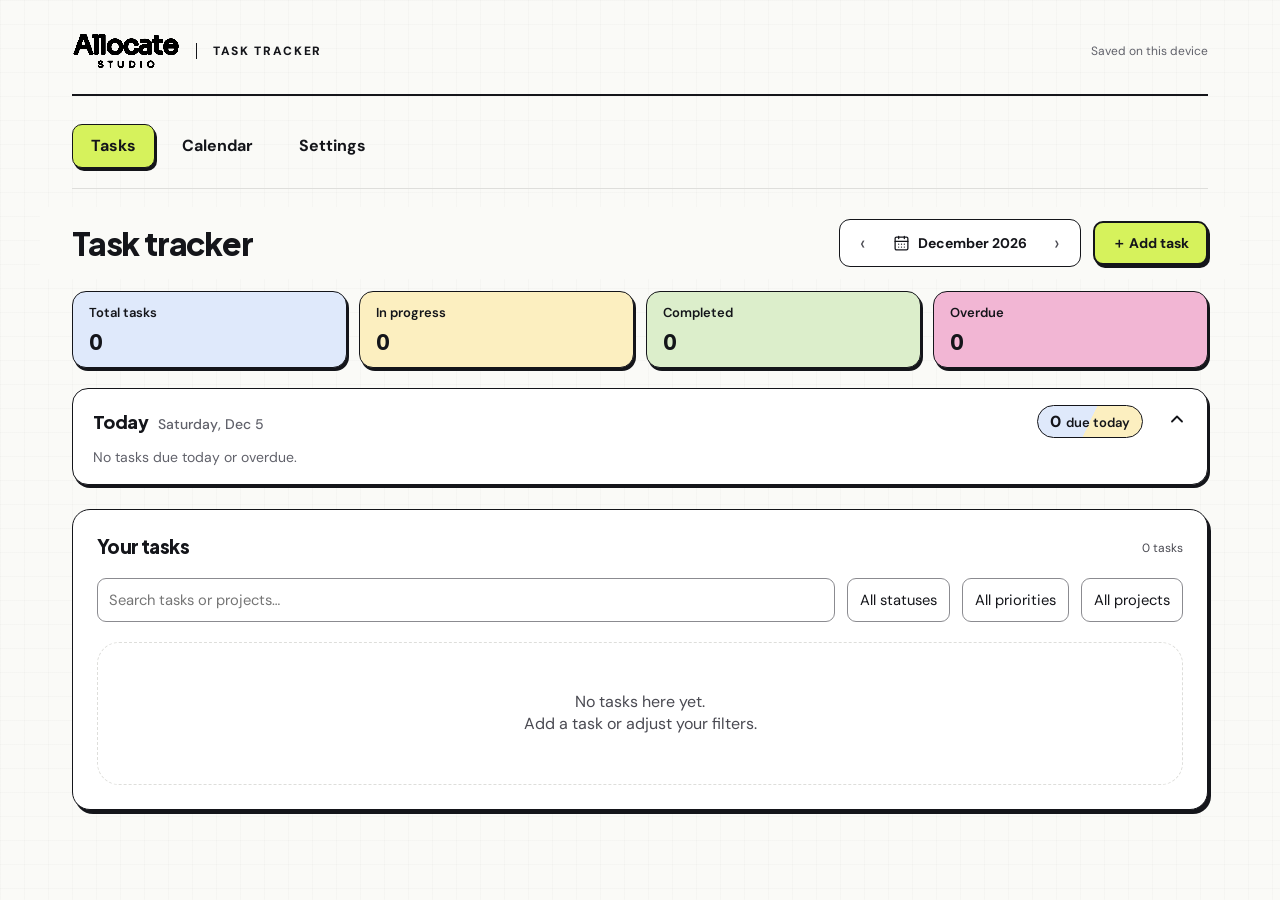
<file: index.html>
<!doctype html>
<html lang="en">
  <head>
    <meta charset="UTF-8" />
    <meta name="viewport" content="width=device-width,initial-scale=1,viewport-fit=cover" />
    <meta name="description" content="Task Tracker by Allocate Studio." />
    <title>Task Tracker · Allocate Studio</title>
    <link rel="stylesheet" href="styles.css" />
    <link
      rel="icon"
      href="data:image/svg+xml,%3Csvg xmlns='http://www.w3.org/2000/svg' viewBox='0 0 40 40'%3E%3Crect width='40' height='40' rx='9' fill='%2314151A'/%3E%3Ctext x='11' y='29' font-size='22' font-family='Arial' fill='%23D6F25C'%3E%2A%3C/text%3E%3C/svg%3E"
    />
    <meta name="theme-color" content="#14151A" />
    <!-- Home screen icon and name on phones -->
    <link rel="apple-touch-icon" href="assets/icon-180.png?v=20261109-rounded" />
    <meta name="apple-mobile-web-app-title" content="Tasks" />
    <meta name="mobile-web-app-capable" content="yes" />
    
    <link rel="stylesheet" href="tracker.css?v=20261109-sticky-phone" />
  </head>
  <body>
    <div id="app">
      <header class="topbar">
        <div class="wordmark">
          <span class="studio-brand" role="img" aria-label="Allocate Studio">
            <svg
              class="studio-brand-name"
              viewBox="320 692 560 193"
              aria-hidden="true"
              focusable="false"
            >
              <defs>
                <filter id="brand-paper-remove" color-interpolation-filters="sRGB">
                  <feColorMatrix
                    type="matrix"
                    values="0 0 0 0 0  0 0 0 0 0  0 0 0 0 0  -3 -3 -3 0 7.5"
                  />
                </filter>
              </defs>
              <image
                href="assets/allocate-studio-logo.png"
                width="1200"
                height="1200"
                filter="url(#brand-paper-remove)"
              />
            </svg> </span
          ><small>TASK TRACKER</small>
        </div>
        <div class="topbar-actions">
          <span id="save-state" class="save-state" role="status" aria-live="polite"></span>
        </div>
      </header>
      <nav id="navigation" aria-label="Main navigation"></nav>
      <main id="main"></main>
    </div>
    <dialog id="editor" aria-labelledby="editor-title"></dialog>
    <div id="toast" role="status" aria-live="polite"></div>
    
    <script src="month-picker.js"></script>
    <script src="app.js"></script>
  </body>
</html>
</file>
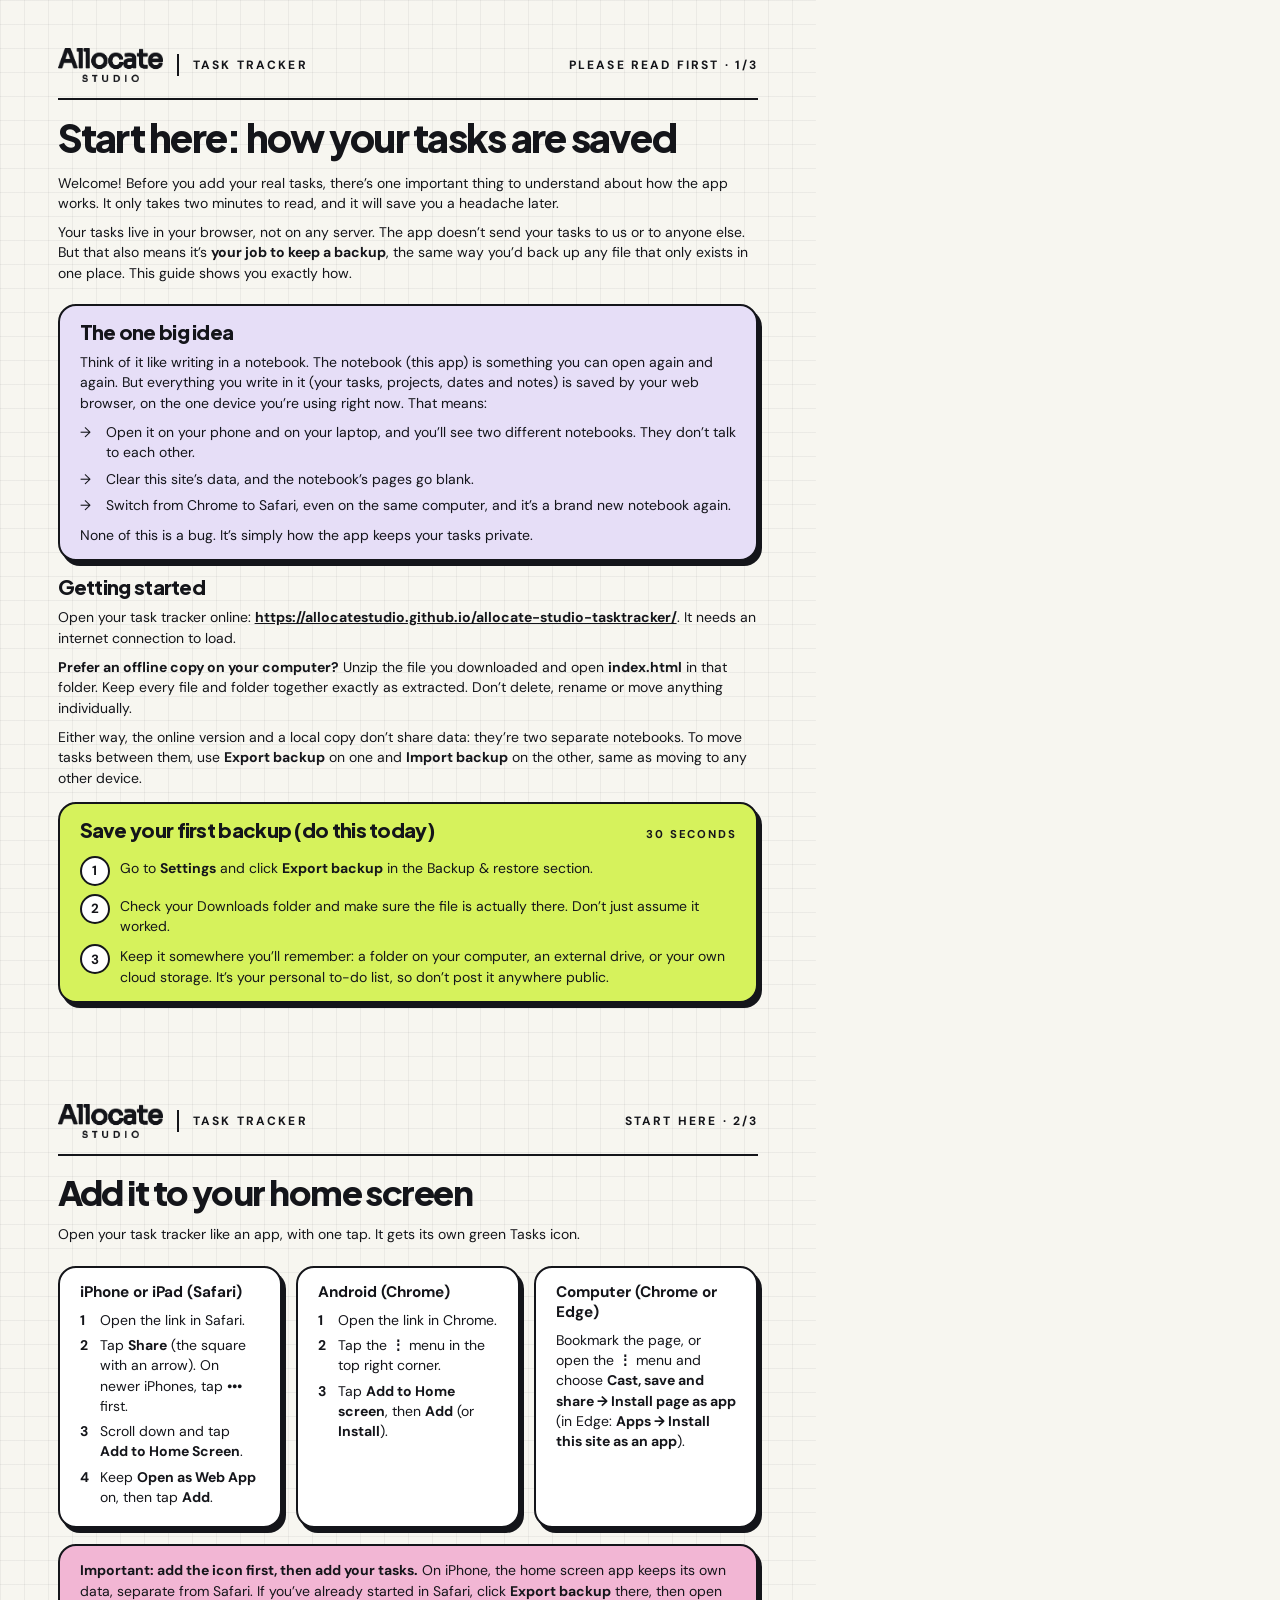
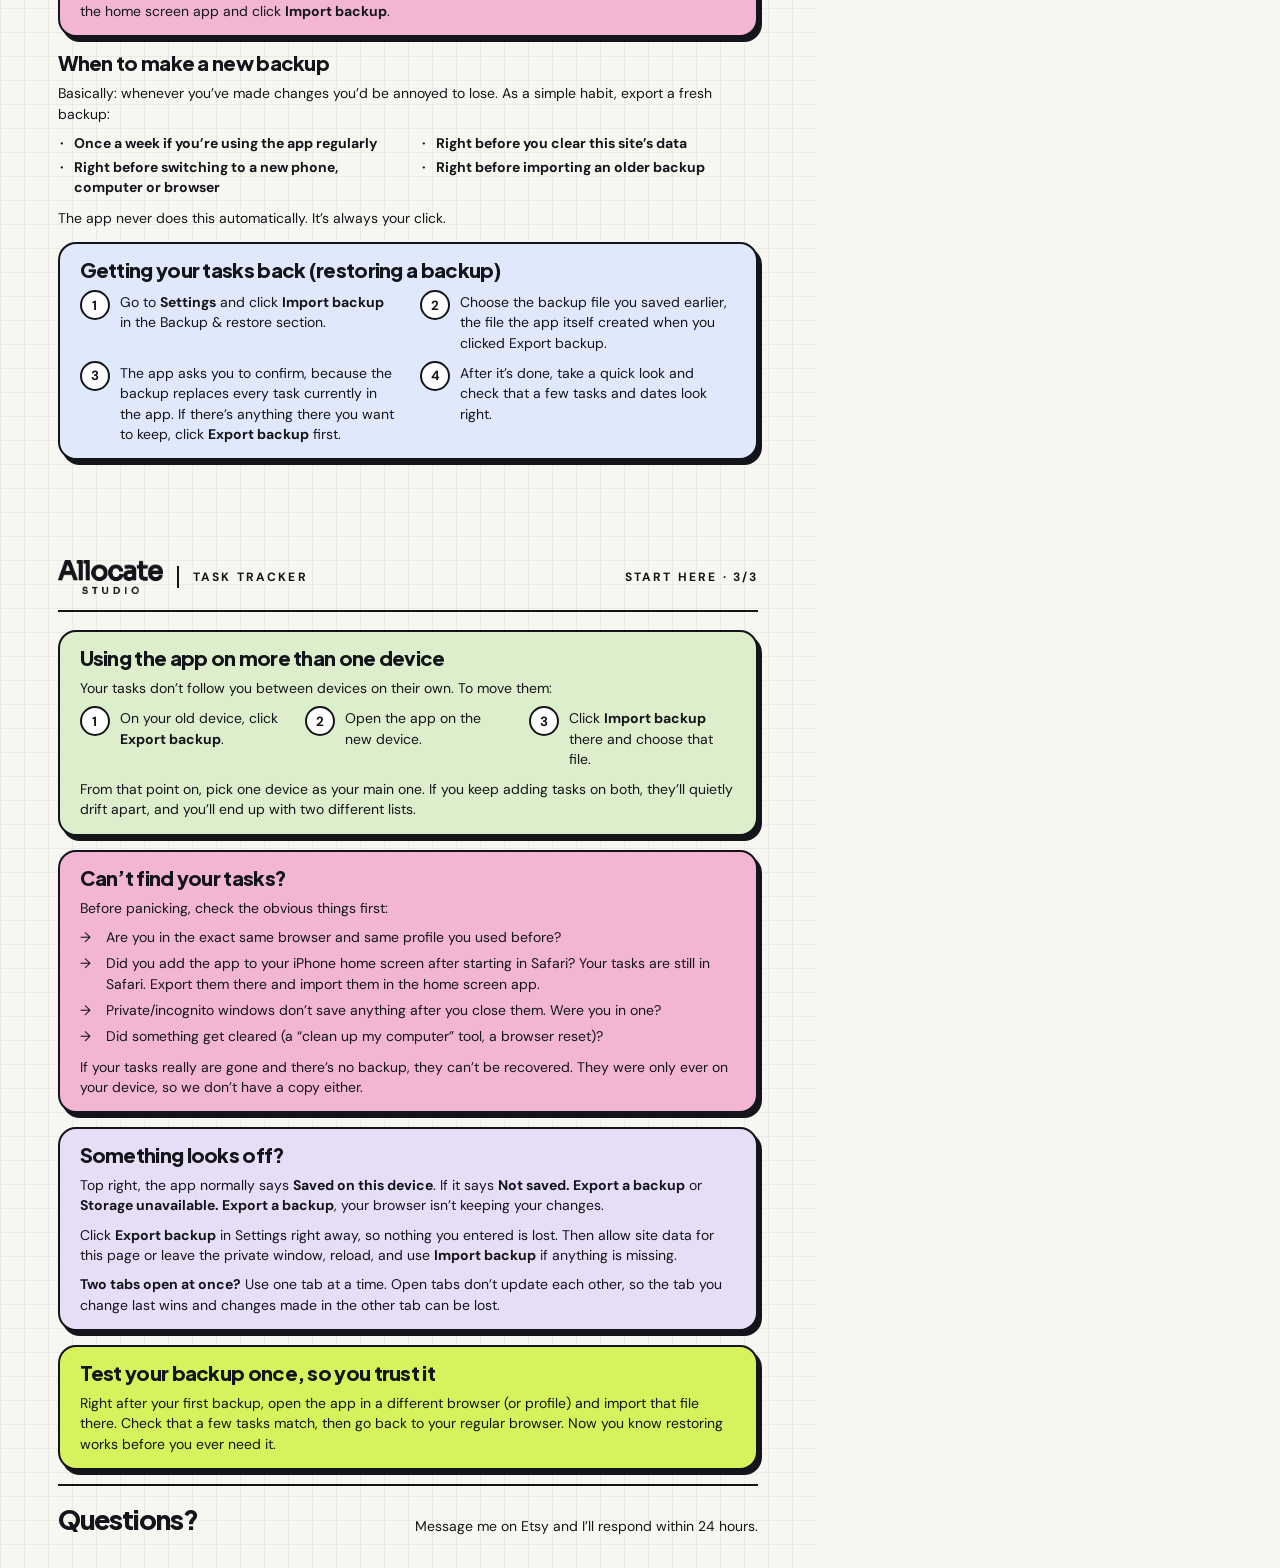
<file: packaging/start-here.html>
<!doctype html>
<html lang="en">
<head>
<meta charset="UTF-8">
<title>Task Tracker · Start Here</title>
<link rel="stylesheet" href="guide.css">
</head>
<body>
<section class="page">
  <header><img src="logo.png" alt="Allocate Studio"><span class="bar"></span><span class="product">Task Tracker</span><span class="label">Please read first · 1/3</span></header>

  <h1>Start here: how your tasks are saved</h1>
  <p>Welcome! Before you add your real tasks, there’s one important thing to understand about how the app works. It only takes two minutes to read, and it will save you a headache later.</p>
  <p>Your tasks live in your browser, not on any server. The app doesn’t send your tasks to us or to anyone else. But that also means it’s <b>your job to keep a backup</b>, the same way you’d back up any file that only exists in one place. This guide shows you exactly how.</p>

  <div class="card lilac" style="margin-top:12px">
    <h2>The one big idea</h2>
    <p>Think of it like writing in a notebook. The notebook (this app) is something you can open again and again. But everything you write in it (your tasks, projects, dates and notes) is saved by your web browser, on the one device you’re using right now. That means:</p>
    <ul class="arrows">
      <li>Open it on your phone and on your laptop, and you’ll see two different notebooks. They don’t talk to each other.</li>
      <li>Clear this site’s data, and the notebook’s pages go blank.</li>
      <li>Switch from Chrome to Safari, even on the same computer, and it’s a brand new notebook again.</li>
    </ul>
    <p>None of this is a bug. It’s simply how the app keeps your tasks private.</p>
  </div>

  <div class="section">
    <h2>Getting started</h2>
    <p>Open your task tracker online: <a href="https://allocatestudio.github.io/allocate-studio-tasktracker/">https://allocatestudio.github.io/allocate-studio-tasktracker/</a>. It needs an internet connection to load.</p>
    <p><b>Prefer an offline copy on your computer?</b> Unzip the file you downloaded and open <b>index.html</b> in that folder. Keep every file and folder together exactly as extracted. Don’t delete, rename or move anything individually.</p>
    <p>Either way, the online version and a local copy don’t share data: they’re two separate notebooks. To move tasks between them, use <b>Export backup</b> on one and <b>Import backup</b> on the other, same as moving to any other device.</p>
  </div>

  <div class="card lime">
    <div class="card-head"><h2>Save your first backup (do this today)</h2><span class="kicker">30 seconds</span></div>
    <ol class="steps" style="margin-top:8px">
      <li>Go to <b>Settings</b> and click <b>Export backup</b> in the Backup &amp; restore section.</li>
      <li>Check your Downloads folder and make sure the file is actually there. Don’t just assume it worked.</li>
      <li>Keep it somewhere you’ll remember: a folder on your computer, an external drive, or your own cloud storage. It’s your personal to-do list, so don’t post it anywhere public.</li>
    </ol>
  </div>
</section>

<section class="page">
  <header><img src="logo.png" alt="Allocate Studio"><span class="bar"></span><span class="product">Task Tracker</span><span class="label">Start here · 2/3</span></header>

  <h1 style="font-size:26pt">Add it to your home screen</h1>
  <p>Open your task tracker like an app, with one tap. It gets its own green Tasks icon.</p>
  <div class="grid3" style="margin-top:12px">
    <div class="card"><h3>iPhone or iPad (Safari)</h3><ol class="small-steps">
      <li>Open the link in Safari.</li>
      <li>Tap <b>Share</b> (the square with an arrow). On newer iPhones, tap <b>•••</b> first.</li>
      <li>Scroll down and tap <b>Add to Home Screen</b>.</li>
      <li>Keep <b>Open as Web App</b> on, then tap <b>Add</b>.</li></ol></div>
    <div class="card"><h3>Android (Chrome)</h3><ol class="small-steps">
      <li>Open the link in Chrome.</li>
      <li>Tap the <b>⋮</b> menu in the top right corner.</li>
      <li>Tap <b>Add to Home screen</b>, then <b>Add</b> (or <b>Install</b>).</li></ol></div>
    <div class="card"><h3>Computer (Chrome or Edge)</h3><p>Bookmark the page, or open the <b>⋮</b> menu and choose <b>Cast, save and share → Install page as app</b> (in Edge: <b>Apps → Install this site as an app</b>).</p></div>
  </div>
  <div class="card pink"><p><b>Important: add the icon first, then add your tasks.</b> On iPhone, the home screen app keeps its own data, separate from Safari. If you’ve already started in Safari, click <b>Export backup</b> there, then open the home screen app and click <b>Import backup</b>.</p></div>

  <div class="section">
    <h2>When to make a new backup</h2>
    <p>Basically: whenever you’ve made changes you’d be annoyed to lose. As a simple habit, export a fresh backup:</p>
    <ul class="dots"><li>Once a week if you’re using the app regularly</li><li>Right before you clear this site’s data</li><li>Right before switching to a new phone, computer or browser</li><li>Right before importing an older backup</li></ul>
    <p>The app never does this automatically. It’s always your click.</p>
  </div>

  <div class="card sky">
    <h2>Getting your tasks back (restoring a backup)</h2>
    <ol class="steps two" style="margin-top:10px">
      <li>Go to <b>Settings</b> and click <b>Import backup</b> in the Backup &amp; restore section.</li>
      <li>Choose the backup file you saved earlier, the file the app itself created when you clicked Export backup.</li>
      <li>The app asks you to confirm, because the backup replaces every task currently in the app. If there’s anything there you want to keep, click <b>Export backup</b> first.</li>
      <li>After it’s done, take a quick look and check that a few tasks and dates look right.</li>
    </ol>
  </div>

</section>

<section class="page">
  <header><img src="logo.png" alt="Allocate Studio"><span class="bar"></span><span class="product">Task Tracker</span><span class="label">Start here · 3/3</span></header>

  <div class="card mint">
    <h2>Using the app on more than one device</h2>
    <p>Your tasks don’t follow you between devices on their own. To move them:</p>
    <ol class="steps three" style="margin:10px 0">
      <li>On your old device, click <b>Export backup</b>.</li>
      <li>Open the app on the new device.</li>
      <li>Click <b>Import backup</b> there and choose that file.</li>
    </ol>
    <p>From that point on, pick one device as your main one. If you keep adding tasks on both, they’ll quietly drift apart, and you’ll end up with two different lists.</p>
  </div>

  <div class="card pink">
    <h2>Can’t find your tasks?</h2>
    <p>Before panicking, check the obvious things first:</p>
    <ul class="arrows">
      <li>Are you in the exact same browser and same profile you used before?</li>
      <li>Did you add the app to your iPhone home screen after starting in Safari? Your tasks are still in Safari. Export them there and import them in the home screen app.</li>
      <li>Private/incognito windows don’t save anything after you close them. Were you in one?</li>
      <li>Did something get cleared (a “clean up my computer” tool, a browser reset)?</li>
    </ul>
    <p>If your tasks really are gone and there’s no backup, they can’t be recovered. They were only ever on your device, so we don’t have a copy either.</p>
  </div>

  <div class="card lilac">
    <h2>Something looks off?</h2>
    <p>Top right, the app normally says <b>Saved on this device</b>. If it says <b>Not saved. Export a backup</b> or <b>Storage unavailable. Export a backup</b>, your browser isn’t keeping your changes.</p>
    <p>Click <b>Export backup</b> in Settings right away, so nothing you entered is lost. Then allow site data for this page or leave the private window, reload, and use <b>Import backup</b> if anything is missing.</p>
    <p><b>Two tabs open at once?</b> Use one tab at a time. Open tabs don’t update each other, so the tab you change last wins and changes made in the other tab can be lost.</p>
  </div>


  <div class="card lime">
    <h2>Test your backup once, so you trust it</h2>
    <p>Right after your first backup, open the app in a different browser (or profile) and import that file there. Check that a few tasks match, then go back to your regular browser. Now you know restoring works before you ever need it.</p>
  </div>

  <footer><span class="q">Questions?</span><small>Message me on Etsy and I’ll respond within 24 hours.</small></footer>
</section>
</body>
</html>
</file>
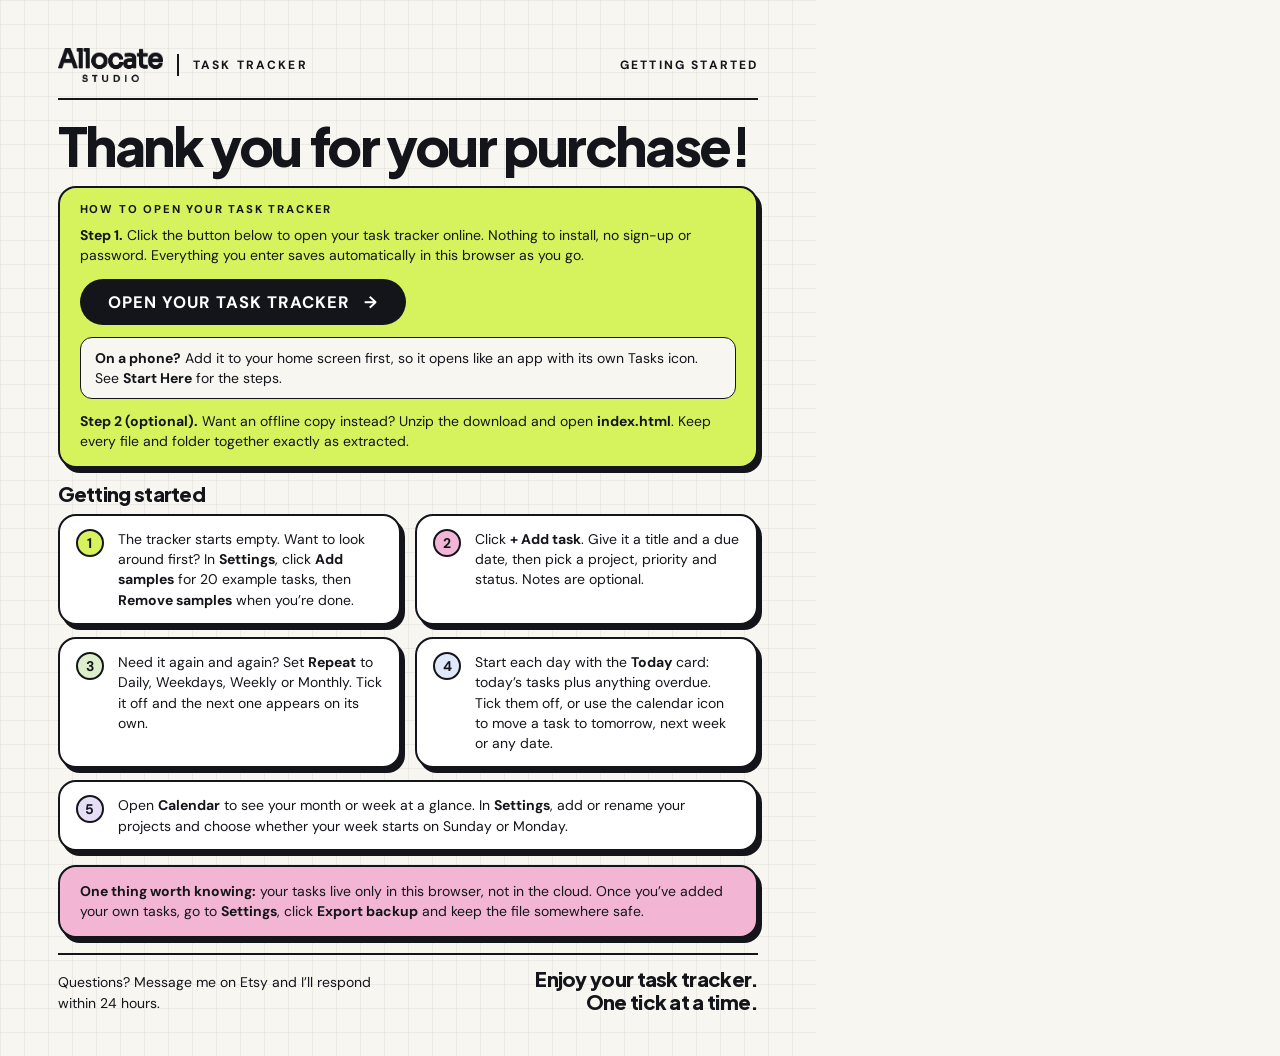
<file: packaging/welcome.html>
<!doctype html>
<html lang="en">
<head>
<meta charset="UTF-8">
<title>Task Tracker · Welcome</title>
<link rel="stylesheet" href="guide.css">
</head>
<body>
<section class="page welcome">
  <header>
    <img src="logo.png" alt="Allocate Studio">
    <span class="bar"></span><span class="product">Task Tracker</span><span class="label">Getting started</span>
  </header>

  <h1 class="big">Thank you for your purchase!</h1>

  <div class="card lime">
    <div class="kicker">How to open your task tracker</div>
    <p><b>Step 1.</b> Click the button below to open your task tracker online. Nothing to install, no sign-up or password. Everything you enter saves automatically in this browser as you go.</p>
    <a class="btn-open" href="https://allocatestudio.github.io/allocate-studio-tasktracker/">Open your task tracker <span>→</span></a>
    <div class="note"><b>On a phone?</b> Add it to your home screen first, so it opens like an app with its own Tasks icon. See <b>Start Here</b> for the steps.</div>
    <p><b>Step 2 (optional).</b> Want an offline copy instead? Unzip the download and open <b>index.html</b>. Keep every file and folder together exactly as extracted.</p>
  </div>

  <h2>Getting started</h2>
  <div class="grid2">
    <div class="card num-card"><span class="n lime">1</span><p>The tracker starts empty. Want to look around first? In <b>Settings</b>, click <b>Add samples</b> for 20 example tasks, then <b>Remove samples</b> when you’re done.</p></div>
    <div class="card num-card"><span class="n pink">2</span><p>Click <b>+ Add task</b>. Give it a title and a due date, then pick a project, priority and status. Notes are optional.</p></div>
    <div class="card num-card"><span class="n mint">3</span><p>Need it again and again? Set <b>Repeat</b> to Daily, Weekdays, Weekly or Monthly. Tick it off and the next one appears on its own.</p></div>
    <div class="card num-card"><span class="n sky">4</span><p>Start each day with the <b>Today</b> card: today’s tasks plus anything overdue. Tick them off, or use the calendar icon to move a task to tomorrow, next week or any date.</p></div>
    <div class="card num-card span2"><span class="n lilac">5</span><p>Open <b>Calendar</b> to see your month or week at a glance. In <b>Settings</b>, add or rename your projects and choose whether your week starts on Sunday or Monday.</p></div>
  </div>

  <div class="card pink"><p><b>One thing worth knowing:</b> your tasks live only in this browser, not in the cloud. Once you’ve added your own tasks, go to <b>Settings</b>, click <b>Export backup</b> and keep the file somewhere safe.</p></div>

  <footer>
    <small>Questions? Message me on Etsy and I’ll respond<br>within 24 hours.</small>
    <div class="sign">Enjoy your task tracker.<br>One tick at a time.</div>
  </footer>
</section>
</body>
</html>
</file>
<file: styles.css>
/* Bundled fonts: offline, SIL OFL licenses in assets/fonts. */
@font-face {
  font-family: 'Plus Jakarta Sans';
  src: url('assets/fonts/PlusJakartaSans-700.woff2') format('woff2');
  font-style: normal;
  font-weight: 700;
  font-display: swap;
}
@font-face {
  font-family: 'Plus Jakarta Sans';
  src: url('assets/fonts/PlusJakartaSans-800.woff2') format('woff2');
  font-style: normal;
  font-weight: 800;
  font-display: swap;
}
/* Digits and money signs from Plus Jakarta Sans: equal-width figures keep amounts in line. */
@font-face {
  font-family: 'Budget Digits';
  src: url('assets/fonts/PlusJakartaSans-Variable.ttf') format('truetype');
  font-style: normal;
  font-weight: 200 800;
  font-display: swap;
  unicode-range: U+0024-0025, U+002B-002E, U+0030-0039, U+2212;
}
@font-face {
  font-family: 'DM Sans';
  src: url('assets/fonts/DM-Sans.ttf') format('truetype');
  font-style: normal;
  font-weight: 100 1000;
  font-display: swap;
}

:root {
  --ink: #14151a;
  --ink-soft: #4a4a52;
  --muted: #8e8b7e;
  --bg: #fbf9f4;
  --card: #ffffff;
  --line: #ece7da;
  --accent: #d6f25c;
  --accent-ink: #1c2410;
  --mint: #d8f3de;
  --mint-ink: #2f7d4c;
  --sky: #d8ecfb;
  --sky-ink: #2a6ca8;
  --blush: #fbdce6;
  --blush-ink: #b23a66;
  --butter: #fcefc0;
  --butter-ink: #8a6d12;
  --shadow: 0 2px 6px rgba(20, 21, 26, 0.05), 0 14px 28px rgba(20, 21, 26, 0.06);
  --radius-lg: 22px;
  --radius-md: 16px;
  --radius-sm: 10px;
  font-size: 16px;
  color-scheme: light;
}
* {
  box-sizing: border-box;
}
body {
  margin: 0;
  background: var(--bg);
  color: var(--ink);
  font-family: 'Budget Digits', 'DM Sans', Arial, sans-serif;
  font-variant-numeric: tabular-nums;
  line-height: 1.4;
}
button,
input,
select,
textarea {
  font: inherit;
}
/* Safari on iPhone and iPad paints button text system blue unless a colour is set. */
button {
  cursor: pointer;
  color: inherit;
}
a {
  color: inherit;
}
h1,
h2,
p {
  margin: 0;
}
.muted {
  color: var(--muted);
}

#app {
  max-width: 860px;
  margin: 0 auto;
  padding: 22px 20px 110px;
}

.topbar {
  display: flex;
  align-items: center;
  justify-content: space-between;
  gap: 16px;
  margin-bottom: 18px;
  flex-wrap: wrap;
}
.wordmark {
  font-family: 'Plus Jakarta Sans', sans-serif;
  font-weight: 800;
  font-size: 1.3rem;
  letter-spacing: -0.02em;
  white-space: nowrap;
}
.topbar-actions {
  white-space: nowrap;
}
.wordmark .star {
  color: var(--accent-ink);
  background: var(--accent);
  border-radius: 50%;
  display: inline-grid;
  place-items: center;
  width: 1.4em;
  height: 1.4em;
  font-size: 1em;
  margin-right: 4px;
  vertical-align: -0.3em;
}
.topbar-actions {
  display: flex;
  align-items: center;
  gap: 14px;
  font-size: 0.82rem;
}
.save-state {
  color: var(--muted);
}
.save-state[data-status='paused'] {
  color: var(--blush-ink);
}
.textbtn {
  background: none;
  border: 0;
  color: var(--ink-soft);
  font-size: 0.82rem;
  font-weight: 600;
  padding: 4px 2px;
  text-decoration: underline;
  text-underline-offset: 2px;
}
@media (hover: hover) {
  .textbtn:hover {
    color: var(--ink);
  }
}

.screen-switch {
  display: inline-flex;
  background: var(--ink);
  border-radius: 999px;
  padding: 4px;
  gap: 2px;
  margin-bottom: 22px;
}
.switch-pill {
  border: 0;
  background: transparent;
  color: #fff;
  opacity: 0.6;
  padding: 9px 20px;
  border-radius: 999px;
  font-weight: 600;
  font-size: 0.88rem;
}
.switch-pill.active {
  background: var(--accent);
  color: var(--accent-ink);
  opacity: 1;
}

.stats-head {
  margin-bottom: 14px;
}
.stats-head h1 {
  font-family: 'Plus Jakarta Sans', sans-serif;
  font-weight: 800;
  font-size: 2rem;
  letter-spacing: -0.02em;
}
.stats-head p {
  margin-top: 4px;
}

.stats-strip {
  display: grid;
  grid-template-columns: repeat(4, 1fr);
  gap: 10px;
  margin-bottom: 10px;
}
.stat-tile {
  border-radius: var(--radius-md);
  padding: 14px 14px 12px;
  min-width: 0;
}
.stat-label {
  display: block;
  font-size: 0.68rem;
  text-transform: uppercase;
  letter-spacing: 0.07em;
  font-weight: 600;
  opacity: 0.75;
  margin-bottom: 8px;
}
.stat-value {
  display: block;
  font-family: 'Plus Jakarta Sans', sans-serif;
  font-weight: 800;
  font-size: 1.3rem;
  letter-spacing: -0.02em;
  font-variant-numeric: tabular-nums;
  white-space: nowrap;
  overflow: hidden;
  text-overflow: ellipsis;
}
.stat-tile.tone-ink {
  background: var(--ink);
  color: #fff;
}
.stat-tile.tone-ink .stat-label {
  color: #cfcdc6;
}
.stat-tile.tone-mint {
  background: var(--mint);
  color: var(--mint-ink);
}
.stat-tile.tone-sky {
  background: var(--sky);
  color: var(--sky-ink);
}
.stat-tile.tone-blush {
  background: var(--blush);
  color: var(--blush-ink);
}

.progress {
  height: 8px;
  background: var(--line);
  border-radius: 999px;
  overflow: hidden;
  margin-bottom: 26px;
}
.progress span {
  display: block;
  height: 100%;
  background: var(--accent);
  border-radius: 999px;
  transition: width 0.2s ease;
}

.cal-toolbar {
  display: flex;
  align-items: center;
  justify-content: space-between;
  gap: 12px;
  margin-bottom: 14px;
}
.mode-switch {
  display: inline-flex;
  background: var(--card);
  border: 1px solid var(--line);
  border-radius: 999px;
  padding: 3px;
}
.mode-pill {
  border: 0;
  background: transparent;
  color: var(--muted);
  padding: 7px 16px;
  border-radius: 999px;
  font-weight: 600;
  font-size: 0.82rem;
}
.mode-pill.active {
  background: var(--ink);
  color: #fff;
}
.nav-arrows {
  display: flex;
  gap: 8px;
}
.icon-btn {
  border: 1px solid var(--line);
  background: var(--card);
  width: 34px;
  height: 34px;
  border-radius: 50%;
  display: inline-grid;
  place-items: center;
  color: var(--ink-soft);
  font-size: 1rem;
}
@media (hover: hover) {
  .icon-btn:hover {
    background: #f3f1e9;
  }
}

.cal-grid {
  display: grid;
  grid-template-columns: repeat(7, minmax(0, 1fr));
  gap: 6px;
}
.cal-weekday {
  text-align: center;
  font-size: 0.72rem;
  letter-spacing: 0.06em;
  color: var(--muted);
  font-weight: 700;
  padding: 4px 0 8px;
  text-transform: uppercase;
}
.cal-day {
  background: var(--card);
  border: 1px solid var(--line);
  border-radius: var(--radius-sm);
  min-height: 92px;
  padding: 7px;
  cursor: pointer;
  min-width: 0;
  transition: box-shadow 0.15s ease;
}
@media (hover: hover) {
  .cal-day:hover {
    box-shadow: var(--shadow);
  }
}
.cal-day.outside {
  background: #f6f4ee;
  opacity: 0.55;
}
.cal-day.is-today {
  border-color: var(--ink);
  box-shadow: inset 0 0 0 2px var(--accent);
}
.day-num {
  font-weight: 700;
  font-size: 0.82rem;
}
.day-pills {
  display: flex;
  flex-direction: column;
  gap: 3px;
  margin-top: 5px;
}
.day-pill {
  border: 0;
  width: 100%;
  text-align: left;
  padding: 3px 7px;
  border-radius: 8px;
  font-size: 0.66rem;
  font-weight: 600;
  white-space: nowrap;
  overflow: hidden;
  text-overflow: ellipsis;
}
.day-pill.is-paid {
  opacity: 0.5;
  text-decoration: line-through;
}
.day-more {
  font-size: 0.64rem;
  color: var(--muted);
  font-weight: 600;
  padding-left: 2px;
}

.week-list {
  display: flex;
  flex-direction: column;
  gap: 10px;
}
.week-row {
  background: var(--card);
  border: 1px solid var(--line);
  border-radius: var(--radius-md);
  padding: 14px 16px;
  cursor: pointer;
  display: flex;
  gap: 14px;
  align-items: center;
  flex-wrap: wrap;
}
.week-row.is-today {
  box-shadow: inset 0 0 0 2px var(--accent);
}
.week-row-label {
  font-weight: 700;
  min-width: 150px;
  font-size: 0.88rem;
}
.week-row-pills {
  display: flex;
  gap: 6px;
  flex-wrap: wrap;
  flex: 1;
}
.week-row-empty {
  color: var(--muted);
  font-size: 0.84rem;
}
.week-row .day-pill {
  width: auto;
}

.bills-list {
  display: flex;
  flex-direction: column;
  gap: 10px;
}
.bill-card {
  background: var(--card);
  border: 1px solid var(--line);
  border-radius: var(--radius-md);
  padding: 12px 14px;
  display: flex;
  align-items: center;
  gap: 12px;
  box-shadow: var(--shadow);
}
.bill-card-main {
  display: flex;
  flex-direction: column;
  flex: 1;
  min-width: 0;
}
.bill-card-name {
  font-weight: 700;
}
.bill-card-meta {
  font-size: 0.78rem;
  color: var(--muted);
}
.bill-card-amount {
  font-family: 'Plus Jakarta Sans', sans-serif;
  font-weight: 800;
  font-variant-numeric: tabular-nums;
}

.chip {
  display: inline-block;
  padding: 4px 10px;
  border-radius: 999px;
  font-size: 0.72rem;
  font-weight: 700;
  white-space: nowrap;
}

.fab {
  position: fixed;
  right: 24px;
  bottom: 24px;
  width: 58px;
  height: 58px;
  border-radius: 50%;
  background: var(--ink);
  color: #fff;
  border: 0;
  font-size: 1.8rem;
  line-height: 1;
  box-shadow: 0 10px 24px rgba(20, 21, 26, 0.3);
  display: grid;
  place-items: center;
}
@media (hover: hover) {
  .fab:hover {
    background: #000;
  }
}
.fab:active {
  transform: translateY(1px);
}

.empty {
  padding: 50px 20px;
  text-align: center;
  background: var(--card);
  border: 1px dashed var(--line);
  border-radius: var(--radius-lg);
}
.empty h3 {
  margin-bottom: 8px;
  font-family: 'Plus Jakarta Sans', sans-serif;
}
.empty-note {
  color: var(--muted);
  padding: 20px 0;
  text-align: center;
}

dialog {
  border: 0;
  border-radius: var(--radius-lg);
  width: min(520px, calc(100% - 32px));
  padding: 24px;
  box-shadow: 0 24px 70px rgba(20, 21, 26, 0.25);
}
dialog::backdrop {
  background: rgba(20, 21, 26, 0.45);
}
.dialog-head {
  display: flex;
  align-items: center;
  justify-content: space-between;
  margin-bottom: 18px;
}
.dialog-head h2 {
  font-family: 'Plus Jakarta Sans', sans-serif;
  font-weight: 800;
  font-size: 1.4rem;
  letter-spacing: -0.02em;
}
.form-grid {
  display: grid;
  grid-template-columns: 1fr 1fr;
  gap: 14px;
}
.form-grid label {
  display: flex;
  flex-direction: column;
  gap: 6px;
  font-size: 0.84rem;
  font-weight: 600;
  color: var(--ink-soft);
}
.form-grid .full {
  grid-column: 1/-1;
}
.field,
input:not([type='checkbox']),
select,
textarea {
  border: 1px solid var(--line);
  border-radius: 10px;
  background: #fff;
  padding: 10px 11px;
  font-size: 0.92rem;
  color: var(--ink);
}
input:focus-visible,
select:focus-visible {
  outline: 2px solid var(--accent);
  outline-offset: 1px;
}
.form-error {
  color: var(--blush-ink);
  font-size: 0.85rem;
  margin-top: 12px;
  min-height: 1em;
}
.dialog-actions {
  display: flex;
  align-items: center;
  gap: 10px;
  margin-top: 20px;
  padding-top: 16px;
  border-top: 1px solid var(--line);
}
.spacer {
  flex: 1;
}
.btn {
  border: 1px solid var(--line);
  background: #fff;
  padding: 10px 18px;
  border-radius: 999px;
  font-weight: 700;
  font-size: 0.88rem;
}
.btn.primary {
  background: var(--ink);
  color: #fff;
  border-color: var(--ink);
}
.btn.ghost {
  background: transparent;
  border-color: transparent;
  color: var(--ink-soft);
}
.btn.danger {
  color: var(--blush-ink);
}
.btn.danger.ghost {
  border-color: transparent;
}

.day-detail-row {
  display: flex;
  align-items: center;
  gap: 10px;
  padding: 10px 4px;
  border-bottom: 1px solid var(--line);
}
.day-detail-row:last-child {
  border-bottom: 0;
}
.day-detail-row input[type='checkbox'] {
  width: 18px;
  height: 18px;
  accent-color: var(--ink);
}
.day-detail-name {
  flex: 1;
  font-weight: 600;
}
.day-detail-name.is-paid {
  text-decoration: line-through;
  color: var(--muted);
}
.day-detail-amount {
  font-variant-numeric: tabular-nums;
  font-weight: 700;
}
.status-tag {
  font-size: 0.68rem;
  font-weight: 700;
  padding: 3px 9px;
  border-radius: 999px;
}
.status-Paid {
  background: var(--mint);
  color: var(--mint-ink);
}
.status-Overdue {
  background: var(--blush);
  color: var(--blush-ink);
}
.status-Upcoming {
  background: var(--sky);
  color: var(--sky-ink);
}

#toast {
  position: fixed;
  bottom: 96px;
  left: 50%;
  transform: translateX(-50%);
  background: var(--ink);
  color: #fff;
  padding: 11px 20px;
  border-radius: 999px;
  font-size: 0.85rem;
  z-index: 80;
  opacity: 0;
  pointer-events: none;
  transition: opacity 0.15s;
}
#toast.visible {
  opacity: 1;
}

@media (max-width: 620px) {
  .stats-strip {
    grid-template-columns: repeat(2, 1fr);
  }
  .form-grid {
    grid-template-columns: 1fr;
  }
  .cal-day {
    min-height: 76px;
  }
  .day-pill {
    font-size: 0.6rem;
  }
  .stats-head h1 {
    font-size: 1.6rem;
  }
}
@media (max-width: 420px) {
  .cal-weekday {
    font-size: 0.62rem;
  }
  .cal-day {
    padding: 5px 4px;
  }
  .fab {
    right: 16px;
    bottom: 16px;
  }
}
@media (prefers-reduced-motion: reduce) {
  * {
    transition: none !important;
  }
}

/* Reference-led finish: ink outlines, paper grid and pastel accents. */
:root {
  --bg: #fafaf7;
  --muted: #60616a;
  --line: #dededb;
  --blush: #f2b6d4;
  --mint: #dceecb;
  --sky: #dfe9fb;
}
body {
  background-image:
    linear-gradient(#16161605 1px, transparent 1px),
    linear-gradient(90deg, #16161605 1px, transparent 1px);
  background-size: 24px 24px;
}
#app {
  max-width: 1120px;
  padding: 32px 32px 100px;
}
.topbar {
  padding-bottom: 24px;
  border-bottom: 2px solid var(--ink);
  margin-bottom: 28px;
}
.wordmark {
  display: flex;
  align-items: center;
  gap: 8px;
  font-size: 1.2rem;
}
.wordmark small {
  font-family: 'Budget Digits', 'DM Sans', sans-serif;
  font-size: 12px;
  letter-spacing: 0.14em;
  border-left: 1px solid var(--ink);
  padding-left: 16px;
  margin-left: 12px;
}
.wordmark .star {
  background: none;
  font-size: 30px;
  margin: 0;
  width: auto;
  height: auto;
}
.screen-switch {
  background: #fff;
  border: 2px solid var(--ink);
  border-radius: 12px;
  box-shadow: 2px 3px 0 var(--ink);
  padding: 4px;
}
.switch-pill {
  color: var(--ink);
  opacity: 1;
  border-radius: 7px;
  min-width: 110px;
  font-size: 14px;
}
.switch-pill.active {
  background: var(--accent);
}
.stats-head h1 {
  font-size: clamp(2rem, 4vw, 3rem);
  letter-spacing: -0.055em;
  line-height: 1.2;
}
.stats-head {
  margin: 6px 0 22px;
}
.stats-strip {
  gap: 14px;
}
.stat-tile {
  border: 1.5px solid var(--ink);
  padding: 18px 20px;
  box-shadow: 2px 3px 0 var(--ink);
  border-radius: 16px;
  color: var(--ink) !important;
}
.stat-tile.tone-ink {
  background: #e6ddf8;
}
.stat-tile.tone-ink .stat-label {
  color: var(--ink);
}
.stat-label {
  font-size: 14px;
  text-transform: none;
  letter-spacing: 0;
  opacity: 1;
}
.stat-value {
  font-size: clamp(1.3rem, 2.6vw, 2rem);
  white-space: normal;
  overflow-wrap: anywhere;
}
.progress-label {
  display: flex;
  justify-content: space-between;
  font-size: 14px;
  margin: 22px 0 9px;
}
.progress {
  height: 10px;
  border: 1px solid var(--ink);
  background: #fff;
  margin-bottom: 30px;
}
.progress span {
  background: var(--accent);
}
.cal-toolbar {
  margin-bottom: 18px;
}
.mode-switch {
  border: 2px solid var(--ink);
  border-radius: 11px;
  box-shadow: 2px 3px 0 var(--ink);
}
.mode-pill {
  font-size: 14px;
  border-radius: 6px;
  min-width: 90px;
  color: var(--ink);
}
.mode-pill.active {
  background: var(--blush);
  color: var(--ink);
}
.icon-btn {
  min-width: 40px;
  height: 40px;
  border: 1.5px solid var(--ink);
  border-radius: 11px;
  font-size: 22px;
}
.nav-arrows #nav-today {
  width: auto;
  padding: 0 14px;
  font-size: 14px;
  font-weight: 700;
}
#cal-body {
  background: #fff;
  border: 2px solid var(--ink);
  border-radius: 20px;
  padding: 15px;
  box-shadow: 3px 4px 0 var(--ink);
}
.cal-grid {
  gap: 5px;
}
.cal-weekday {
  font-size: 12px;
  padding: 4px 0 12px;
}
.cal-day {
  min-height: 102px;
  border-radius: 10px;
  padding: 8px;
  background: #fff;
}
.cal-day.outside {
  background: #f6f6f3;
  opacity: 0.6;
}
.cal-day.is-today {
  background: #f3fad9;
  box-shadow: none;
  border: 2px solid var(--ink);
}
.day-num {
  font-size: 14px;
}
.day-pill {
  font-size: 12px;
  color: var(--ink) !important;
  padding: 5px 6px;
  border-radius: 5px;
}
.day-pill.is-paid {
  opacity: 0.7;
}
.day-more {
  font-size: 12px;
}
.legend {
  display: flex;
  gap: 18px;
  font-size: 14px;
  margin: 18px 0;
}
.legend span {
  display: flex;
  align-items: center;
  gap: 6px;
}
.legend i {
  width: 10px;
  height: 10px;
  border: 1px solid var(--ink);
  border-radius: 50%;
  background: var(--mint);
}
.legend .late {
  background: var(--blush);
}
.empty-banner {
  display: flex;
  align-items: center;
  justify-content: space-between;
  gap: 16px;
  padding: 18px 20px;
  border: 1.5px solid var(--ink);
  border-radius: 16px;
  background: #f0eafa;
  margin-bottom: 22px;
}
.empty-banner h2 {
  font-size: 20px;
  font-weight: 800;
  letter-spacing: -0.04em;
}
.empty-banner p {
  font-size: 14px;
  margin-top: 4px;
}
.btn {
  font-size: 14px;
}
.btn.primary {
  background: var(--accent);
  color: var(--ink);
  border: 2px solid var(--ink);
  box-shadow: 2px 3px 0 var(--ink);
}
.fab {
  background: var(--blush);
  color: var(--ink);
  border: 2px solid var(--ink);
  box-shadow: 3px 4px 0 var(--ink);
  width: 62px;
  height: 62px;
  right: max(24px, calc((100vw - 1120px) / 2 + 24px));
  font-size: 36px;
}
@media (hover: hover) {
  .fab:hover {
    background: #eea5ca;
  }
}
.bill-card {
  border: 1.5px solid var(--ink);
  box-shadow: 2px 3px 0 var(--ink);
  padding: 20px;
}
.bill-card-name {
  font-size: 18px;
}
.bill-card-meta,
.chip,
.status-tag {
  font-size: 14px;
}
.bill-card-name {
  overflow-wrap: anywhere;
}
.bill-card-amount {
  white-space: nowrap;
}
.week-row {
  border-color: var(--ink);
}
.week-row-label,
.week-row-empty {
  font-size: 16px;
}
.week-range {
  font-size: 14px;
  margin: 0 0 12px;
}
.week-row .day-pill {
  font-size: 14px;
}
dialog {
  border: 2px solid var(--ink);
  box-shadow: 6px 7px 0 var(--ink);
  max-height: 90dvh;
  overflow: auto;
}
.form-grid label {
  font-size: 14px;
}
.form-grid input,
.form-grid select {
  border-color: #7b7b80;
  min-width: 0;
  width: 100%;
  font-size: 16px;
}
.day-detail-row {
  flex-wrap: wrap;
}
.day-detail-row .chip {
  display: none;
}
.day-detail-name {
  min-width: 90px;
  overflow-wrap: anywhere;
}
.day-detail-row input[type='checkbox'] {
  min-width: 24px;
  height: 24px;
}
.settings-note {
  font-size: 14px;
  margin: 22px 0;
}
.recovery-btn {
  display: block;
  margin: 8px 0;
}
.save-state {
  font-size: 12px;
}
.textbtn {
  font-size: 14px;
}
.save-warning {
  background: #ffe2ec;
  border: 2px solid var(--ink);
  padding: 12px;
  border-radius: 10px;
  margin-bottom: 16px;
  font-size: 14px;
}
#toast {
  max-width: calc(100% - 30px);
  width: max-content;
  border-radius: 12px;
}
.day-pill.late {
  border-left: 0;
}
button:focus-visible,
[tabindex]:focus-visible {
  outline: 3px solid #7e51bc;
  outline-offset: 3px;
}
@media (hover: hover) {
  .cal-day:hover {
    border-color: var(--ink);
  }
}
@media (max-width: 650px) {
  #app {
    padding: 20px 14px 100px;
  }
  .topbar {
    gap: 16px;
  }
  .wordmark {
    flex-wrap: wrap;
  }
  .wordmark small {
    font-size: 10px;
  }
  .topbar-actions {
    width: 100%;
    justify-content: space-between;
    gap: 12px;
  }
  .stats-strip {
    gap: 12px;
  }
  .stat-tile {
    padding: 14px;
  }
  .stat-value {
    font-size: 1.6rem;
  }
  .empty-banner {
    align-items: flex-start;
    flex-direction: column;
  }
  #cal-body {
    padding: 8px 5px;
    border-radius: 14px;
  }
  .cal-day {
    padding: 4px 2px;
    min-height: 82px;
  }
  .cal-grid {
    gap: 3px;
  }
  .day-pill {
    font-size: 12px;
    padding: 3px 2px;
  }
  .cal-weekday {
    font-size: 12px;
    letter-spacing: 0;
  }
  .day-num {
    font-size: 14px;
    display: block;
    padding-left: 4px;
  }
  .day-more {
    font-size: 12px;
  }
  .bill-card {
    flex-wrap: wrap;
    padding: 14px;
    gap: 10px;
  }
  .bill-card > .chip {
    order: 4;
  }
  .bill-card-main {
    flex: 1 1 100%;
    order: 1;
  }
  .bill-card-amount {
    order: 2;
  }
  .bill-card > .icon-btn {
    order: 3;
  }
  .bill-card-meta {
    font-size: 14px;
  }
  .day-detail-row {
    gap: 8px;
  }
  .dialog-actions {
    flex-wrap: wrap;
  }
  .form-grid {
    grid-template-columns: 1fr;
  }
  .settings-note {
    line-height: 1.6;
  }
  .progress-label {
    font-size: 14px;
  }
}

/* Income is a distinct marker above each day's bill list. */
.payday-pill {
  display: block;
  width: 100%;
  margin: 4px 0 6px;
  padding: 4px 3px;
  border: 1px solid #334f26;
  border-radius: 6px;
  background: #d6f25c;
  color: #203019;
  font-size: 12px;
  font-weight: 800;
  line-height: 1.35;
  text-align: center;
  overflow-wrap: anywhere;
}
@media (hover: hover) {
  .payday-pill:hover,
  .payday-detail-link:hover {
    background: #c7e84b;
  }
}
.week-row .payday-pill {
  width: auto;
  padding: 6px 14px;
  margin: 0;
}
.week-row-pills {
  align-items: center;
}
.legend .payday-dot {
  background: #d6f25c;
}
.legend {
  flex-wrap: wrap;
}
.payday-detail-link {
  width: 100%;
  padding: 14px;
  background: #d6f25c;
  border: 1.5px solid var(--ink);
  border-radius: 12px;
  text-align: left;
  font-size: 16px;
  font-weight: 700;
  margin-bottom: 16px;
}
.income-detail-card {
  display: flex;
  align-items: center;
  flex-wrap: wrap;
  gap: 16px;
  border: 1.5px solid var(--ink);
  border-radius: 14px;
  padding: 18px;
  background: #d6f25c;
  margin-bottom: 12px;
}
.income-detail-card > div {
  flex: 1;
  min-width: 140px;
}
.income-detail-card h3 {
  margin: 0 0 5px;
  font-size: 20px;
  overflow-wrap: anywhere;
}
.income-detail-card p {
  font-size: 14px;
}
.income-detail-card strong {
  font-size: 20px;
  overflow-wrap: anywhere;
}
.income-detail-card .textbtn {
  flex-basis: 100%;
  text-align: left;
}
@media (max-width: 420px) {
  .payday-pill {
    font-size: 12px;
    padding: 3px 0;
  }
  .cal-day {
    min-height: 92px;
  }
}

.demo-banner {
  display: flex;
  justify-content: space-between;
  gap: 12px;
  flex-wrap: wrap;
  padding: 12px 16px;
  margin-bottom: 24px;
  border: 1.5px solid var(--ink);
  border-radius: 12px;
  background: #e8f6bc;
  font-size: 14px;
}
.demo-banner a {
  font-weight: 700;
  text-underline-offset: 3px;
}

/* Keep paired controls aligned; helper text follows the control. */
#bill-form .form-grid {
  align-items: start;
}
#bill-form .form-grid > label {
  min-width: 0;
}
#bill-form .form-grid input,
#bill-form .form-grid select {
  height: 46px;
  line-height: 1.4;
}
#bill-form .field-hint {
  font-size: 12px;
  font-weight: 400;
  line-height: 1.4;
}

/* Payday shares the date heading, above the bill list. */
.day-heading {
  display: flex;
  align-items: center;
  justify-content: space-between;
  gap: 4px;
  min-height: 24px;
  min-width: 0;
}
.day-heading .day-num {
  flex-shrink: 0;
}
.day-heading .payday-pill {
  width: auto;
  min-width: 0;
  max-width: 100%;
  margin: 0;
  padding: 2px 5px;
  white-space: nowrap;
  overflow: hidden;
  text-overflow: ellipsis;
  line-height: 1.4;
}
.week-day-heading {
  display: flex;
  align-items: center;
  gap: 12px;
  flex-basis: 100%;
  min-width: 0;
}
@media (max-width: 650px) {
  .day-heading {
    gap: 2px;
  }
  .day-heading .payday-pill {
    padding: 2px 1px;
  }
}

/* A single filled date-and-payday band, matching the reference. */
.day-heading.has-payday,
.week-day-heading.has-payday {
  background: #d6f25c;
  border-radius: 8px;
  padding: 4px 7px;
  color: #203019;
}
.day-heading.has-payday .payday-pill,
.week-day-heading.has-payday .payday-pill {
  background: transparent;
  border: 0;
  border-radius: 0;
  box-shadow: none;
  padding: 0;
  margin: 0;
  color: inherit;
}
@media (hover: hover) {
  .day-heading.has-payday:hover,
  .week-day-heading.has-payday:hover {
    background: #c7e84b;
  }
}
.week-day-heading.has-payday {
  justify-content: space-between;
  padding: 8px 12px;
}
@media (max-width: 650px) {
  .day-heading.has-payday {
    padding: 4px 2px;
  }
}

/* Payment checkboxes are per occurrence and stay separate from detail buttons. */
.sr-only {
  position: absolute;
  width: 1px;
  height: 1px;
  padding: 0;
  margin: -1px;
  overflow: hidden;
  clip: rect(0, 0, 0, 0);
  white-space: nowrap;
  border: 0;
}
.paid-check {
  display: inline-flex;
  align-items: center;
  justify-content: center;
  flex: 0 0 auto;
  padding: 3px;
  cursor: pointer;
  line-height: 1;
}
.paid-check input[type='checkbox'] {
  margin: 0;
  width: 18px;
  height: 18px;
  min-width: 18px;
  accent-color: #39705d;
  cursor: pointer;
}
.payment-pill {
  display: flex;
  align-items: center;
  min-width: 0;
  border-radius: 6px;
  background: var(--category-bg, #fff);
}
.payment-pill .day-pill {
  background: transparent;
  min-width: 0;
  flex: 1;
  padding-left: 2px;
}
.payday-actions {
  display: flex;
  align-items: center;
  justify-content: flex-end;
  gap: 2px;
  min-width: 0;
}
.day-heading .payday-actions .payday-pill {
  min-width: 0;
  max-width: 100%;
  background: transparent;
  border: 0;
  padding: 0;
}
.day-detail-row.payment-paid {
  padding: 10px;
  border-radius: 10px;
}
.income-detail-card.payment-paid h3 {
  text-decoration: none;
}
.bill-card {
  flex-wrap: wrap;
}
.occurrence-list {
  flex-basis: 100%;
  display: grid;
  gap: 6px;
  margin-top: 4px;
  border-top: 1px solid #14151a22;
  padding-top: 10px;
}
.occurrence-row {
  display: flex;
  align-items: center;
  gap: 10px;
  border-radius: 8px;
  padding: 6px;
  font-size: 14px;
  flex-wrap: wrap;
}
.occurrence-row strong {
  margin-left: auto;
}
/* The category-colour fill behind a bill's name/amount only covered the text's own
   width, leaving the rest of the day row blank — stretch it to the full row instead,
   stacking bills on their own row when a day has more than one. */
.week-row-pills {
  flex-direction: column;
  align-items: stretch;
}
.week-row .payment-pill {
  width: 100%;
}
.week-row .payment-pill .day-pill {
  width: 100%;
  padding-left: 12px;
  padding-right: 10px;
}
@media (max-width: 650px) {
  .payment-pill .paid-check {
    padding: 3px 1px;
  }
  .payment-pill .paid-check input[type='checkbox'],
  .payday-actions .paid-check input[type='checkbox'] {
    width: 14px;
    height: 14px;
    min-width: 14px;
  }
  .payday-actions {
    gap: 0;
  }
  .payday-actions .paid-check {
    padding: 2px 1px;
  }
  .day-heading.has-payday {
    flex-wrap: wrap;
  }
  .day-heading .payday-actions {
    flex: 1;
    min-width: 0;
  }
  .occurrence-row {
    gap: 6px;
  }
}

/* Paid controls are shown only inside payment details. */
.payment-pill .day-pill {
  padding-left: 7px;
}

/* Use the supplied logo artwork; only the chart is rendered black. */
.studio-brand {
  display: inline-flex;
  align-items: center;
  gap: 10px;
  flex: none;
}

.studio-brand-name {
  display: block;
  width: 108px;
  height: 38px;
  overflow: hidden;
}
.wordmark .studio-brand + small {
  margin-left: 8px;
}
@media (max-width: 420px) {
  .studio-brand {
    gap: 8px;
  }
  .studio-brand-name {
    width: 100px;
    height: 35px;
  }
  .wordmark .studio-brand + small {
    padding-left: 10px;
    margin-left: 2px;
  }
}

.next-seven {
  display: flex;
  align-items: center;
  justify-content: space-between;
  gap: 16px;
  border: 1.5px solid var(--ink);
  border-radius: 16px;
  padding: 16px 20px;
  margin: 0 0 24px;
  background: #fff;
  box-shadow: 2px 3px 0 var(--ink);
}
.next-seven h2 {
  font-size: 18px;
  font-weight: 800;
  letter-spacing: -0.03em;
}
.next-seven p {
  font-size: 14px;
  color: var(--muted);
  margin-top: 5px;
}
.next-seven > strong {
  font-family: 'Plus Jakarta Sans', sans-serif;
  font-size: 26px;
  font-weight: 800;
  white-space: nowrap;
}
.payment-filters {
  display: flex;
  gap: 6px;
  flex-wrap: wrap;
}
.filter-pill {
  border: 1px solid var(--ink);
  border-radius: 999px;
  padding: 7px 16px;
  background: #fff;
  color: var(--ink);
  font-size: 14px;
  font-weight: 700;
}
.filter-pill.active {
  background: var(--ink);
  color: #fff;
}
.filter-note {
  font-size: 13px;
  color: var(--muted);
  margin: 9px 0 16px;
}
@media (max-width: 650px) {
  .next-seven {
    padding: 14px;
    flex-wrap: wrap;
  }
  .next-seven > strong {
    font-size: 24px;
  }
  .next-seven h2 {
    font-size: 16px;
  }
}

/* Status is conveyed without calendar legends or icons. */
.payment-overdue .payment-name,
.payment-overdue .day-detail-name,
.income-detail-card.payment-overdue h3,
.day-heading.payday-overdue .payday-pill,
.week-day-heading.payday-overdue .payday-pill {
  color: #922f46;
}
.day-pill.is-paid {
  text-decoration: none;
}
.day-pill.is-paid .payment-name,
.day-detail-row.payment-paid:not(.income-detail-row) .day-detail-name {
  text-decoration: line-through;
}

.payment-status-legend {
  display: flex;
  flex-wrap: wrap;
  gap: 24px;
  margin-top: 20px;
  font-size: 14px;
  font-weight: 600;
  color: var(--ink);
}
.payment-status-legend .legend-paid {
  text-decoration: line-through;
  opacity: 0.7;
}
.payment-status-legend .legend-overdue {
  color: #922f46;
}

/* Show each occurrence's effective amount beneath its name. */
.payment-pill .payment-name {
  display: block;
  overflow: hidden;
  text-overflow: ellipsis;
  white-space: nowrap;
}
.payment-pill .payment-amount {
  display: block;
  margin-top: 2px;
  font-size: 12px;
  font-weight: 500;
  line-height: 1.35;
  font-variant-numeric: tabular-nums;
  white-space: normal;
  overflow-wrap: anywhere;
}
.payment-overdue .payment-amount {
  color: #922f46;
}
.day-pill.is-paid .payment-amount {
  text-decoration: line-through;
}
@media (max-width: 650px) {
  .payment-pill .day-pill {
    padding-left: 2px;
    padding-right: 2px;
  }
}

.cal-toolbar {
  flex-wrap: wrap;
  align-items: flex-end;
}
@media (max-width: 650px) {
  .mode-switch {
    display: flex;
    width: 100%;
  }
  .mode-pill {
    flex: 1;
  }
  /* Sized to fit the longest cross-month range ("November 30 – December 6, 2026")
     on one line down to ~360px wide phones, without shrinking the Month heading. */
  .stats-head h1.week-range {
    font-size: 1.25rem;
  }
  .cal-toolbar .nav-arrows {
    flex-wrap: wrap;
    justify-content: flex-end;
    width: 100%;
  }
  .cal-toolbar .nav-arrows :is(.mp-picker, .week-nav-picker) {
    width: 100%;
  }
  .cal-toolbar .nav-arrows :is(.mp-picker, .week-nav-picker) .mp-trigger {
    flex: 1;
    justify-content: center;
  }
}

/* Month/year picker — ported from Ultimate Budget's month-picker.js, restyled to this product's
   bold-outline ink/lime look instead of Budget's soft plum one. No "+ Add month" (addMonth unset). */
:is(.mp-picker, .week-nav-picker) {
  display: inline-flex;
  align-items: center;
  max-width: 100%;
  min-width: 0;
  border: 1.5px solid var(--ink);
  border-radius: 11px;
  background: var(--card);
}
:is(.mp-picker, .week-nav-picker) button,
.mp-dialog button {
  font: inherit;
  color: inherit;
  background: transparent;
  border: 0;
  border-radius: 8px;
  min-height: 40px;
  padding: 6px 10px;
  line-height: 1.3;
}
:is(.mp-picker, .week-nav-picker) .mp-trigger {
  display: flex;
  align-items: center;
  justify-content: center;
  gap: 8px;
  min-width: 0;
  font-size: 14px;
  font-weight: 700;
}
.mp-trigger span {
  overflow: hidden;
  text-overflow: ellipsis;
  white-space: nowrap;
}
.mp-trigger svg {
  width: 17px;
  height: 17px;
  flex-shrink: 0;
  fill: none;
  stroke: var(--ink);
  stroke-width: 1.6;
}
:is(.mp-picker, .week-nav-picker) .mp-step {
  flex-shrink: 0;
  min-width: 30px;
  font-size: 20px;
  color: var(--ink-soft);
}
/* Mouse only: on touch screens the hover shade stays on after a tap. */
@media (hover: hover) {
  :is(.mp-picker, .week-nav-picker) button:hover:not(:disabled),
  .mp-dialog button:hover:not(:disabled) {
    background: #f3f1e9;
  }
}
:is(.mp-picker, .week-nav-picker) button,
.mp-dialog button {
  -webkit-tap-highlight-color: transparent;
}
:is(.mp-picker, .week-nav-picker) button:focus-visible,
.mp-dialog button:focus-visible {
  outline: 2px solid var(--accent);
  outline-offset: 1px;
}
:is(.mp-picker, .week-nav-picker) button:disabled,
.mp-dialog button:disabled {
  opacity: 0.4;
  cursor: default;
}
.mp-dialog {
  position: fixed;
  inset: auto;
  margin: 0;
  width: 296px;
  max-width: calc(100vw - 16px);
  max-height: calc(100dvh - 16px);
  padding: 12px;
  overflow: auto;
  font-size: 14px;
}
.mp-dialog[open] {
  animation: mp-appear 120ms ease-out;
}
.mp-dialog::backdrop {
  background: transparent;
}
@keyframes mp-appear {
  from {
    opacity: 0;
    transform: scale(0.97);
  }
  to {
    opacity: 1;
    transform: scale(1);
  }
}
@media (prefers-reduced-motion: reduce) {
  .mp-dialog[open] {
    animation: none;
  }
}
.mp-header {
  display: flex;
  align-items: center;
  justify-content: space-between;
  margin-bottom: 10px;
  gap: 8px;
}
.mp-header .mp-year {
  font-family: 'Plus Jakarta Sans', sans-serif;
  font-weight: 800;
  flex: 1;
}
.mp-header .mp-arrow {
  font-size: 20px;
  width: 36px;
  padding: 0;
  color: var(--ink-soft);
}
.mp-grid {
  display: grid;
  gap: 6px;
}
.mp-row {
  display: grid;
  grid-template-columns: repeat(4, minmax(0, 1fr));
  gap: 6px;
}
.mp-dialog .mp-cell {
  min-width: 0;
  padding: 8px 2px;
  border: 1px solid var(--line);
  border-radius: 8px;
  font-size: 13px;
  font-weight: 600;
  text-overflow: ellipsis;
  overflow: hidden;
  color: var(--ink-soft);
}
.mp-dialog .mp-cell.mp-today {
  border-color: var(--accent-ink);
  box-shadow: inset 0 0 0 1px var(--accent-ink);
}
@media (hover: hover) {
  .mp-dialog .mp-cell[aria-selected='true'],
  .mp-dialog .mp-cell[aria-selected='true']:hover {
    background: var(--ink);
    color: #fff;
    border-color: var(--ink);
  }
}
.mp-footer {
  display: flex;
  align-items: center;
  gap: 2px;
  border-top: 1px solid var(--line);
  margin-top: 12px;
  padding-top: 8px;
}
.mp-footer button {
  font-size: 12px;
  padding: 6px;
  font-weight: 700;
}
.mp-footer [data-mp-today],
.mp-footer [data-wk-thisweek] {
  background: var(--accent);
  color: var(--accent-ink);
  border-radius: 999px;
  padding: 6px 12px;
}
@media (hover: hover) {
  .mp-footer [data-mp-today]:hover:not(:disabled),
  .mp-footer [data-wk-thisweek]:hover:not(:disabled) {
    background: #c3e64a;
  }
}
.mp-footer .mp-close {
  margin-left: auto;
  font-size: 18px;
  min-width: 30px;
}
@media (max-width: 600px) {
  .mp-dialog {
    bottom: 8px;
    width: calc(100vw - 16px);
    padding: 16px 12px max(12px, env(safe-area-inset-bottom));
    border-radius: 16px;
  }
  :is(.mp-picker, .week-nav-picker) button,
  .mp-dialog button {
    min-height: 44px;
  }
  :is(.mp-picker, .week-nav-picker) .mp-step,
  .mp-header .mp-arrow,
  .mp-footer .mp-close {
    min-width: 44px;
  }
  .mp-dialog .mp-cell {
    font-size: 14px;
  }
}

/* Week mode's own day-grid picker — same .mp-dialog/.mp-header/.mp-footer chrome as the month picker. */
.wk-date-dialog {
  width: 320px;
}
.wk-grid {
  display: grid;
  grid-template-columns: repeat(7, minmax(0, 1fr));
  gap: 4px;
}
.wk-weekday {
  text-align: center;
  font-size: 11px;
  font-weight: 700;
  color: var(--muted);
  padding: 2px 0 6px;
  text-transform: uppercase;
}
.wk-day {
  min-width: 0;
  padding: 8px 2px;
  border: 1px solid var(--line);
  border-radius: 8px;
  font-size: 13px;
  font-weight: 600;
  color: var(--ink-soft);
  background: var(--card);
}
.wk-day.outside {
  opacity: 0.4;
}
.wk-day.wk-today {
  border-color: var(--accent-ink);
  box-shadow: inset 0 0 0 1px var(--accent-ink);
}
.wk-day.wk-selected {
  border-color: var(--ink);
  background: var(--card);
  color: var(--ink);
}
@media (max-width: 600px) {
  .wk-day {
    min-height: 40px;
    font-size: 14px;
  }
}

.payment-filters {
  margin-bottom: 16px;
}

.scope-label {
  display: flex;
  flex-direction: column;
  gap: 6px;
  font-size: 14px;
  font-weight: 700;
}
.scope-label select {
  width: 100%;
  border: 1.5px solid var(--ink);
  font-size: 16px;
}
.form-grid :disabled {
  background: #f2f2ef;
  color: #62626a;
  opacity: 1;
}
#edit-scope-field {
  margin-bottom: 18px;
}
#edit-scope-field[hidden] {
  display: none;
}
#edit-scope-note {
  margin: 9px 0 0;
}

/* Consistent inset chevrons for every native dropdown. */
select,
.form-grid select,
.scope-label select {
  -webkit-appearance: none;
  appearance: none;
  padding-right: 42px;
  background-image: url("data:image/svg+xml,%3Csvg xmlns='http://www.w3.org/2000/svg' width='16' height='16' viewBox='0 0 16 16'%3E%3Cpath d='m4 6 4 4 4-4' fill='none' stroke='%2314151A' stroke-width='1.5' stroke-linecap='round' stroke-linejoin='round'/%3E%3C/svg%3E");
  background-repeat: no-repeat;
  background-position: right 16px center;
  background-size: 16px 16px;
}
@media (forced-colors: active) {
  select,
  .form-grid select,
  .scope-label select {
    appearance: auto;
    background-image: none;
  }
}

/* Allocate Studio's numbered, example-led help, adapted to Bill Calendar. */
.topbar-actions {
  flex-wrap: wrap;
}
.textbtn[aria-pressed='true'] {
  font-weight: 800;
  text-decoration-thickness: 2px;
}
.fab[hidden] {
  display: none;
}
.guide-heading {
  margin: 6px 0 24px;
}
.guide-heading h1 {
  font-family: 'Plus Jakarta Sans', sans-serif;
  font-size: clamp(2rem, 4vw, 3rem);
  font-weight: 800;
  letter-spacing: -0.055em;
}
.guide-heading p {
  margin-top: 10px;
  color: var(--ink-soft);
  font-size: 16px;
  max-width: 650px;
}
.guide-panel {
  background: #fff;
  border: 2px solid var(--ink);
  border-radius: 20px;
  padding: 24px;
  box-shadow: 3px 4px 0 var(--ink);
}
.guide-panel > h2 {
  font-family: 'Plus Jakarta Sans', sans-serif;
  font-size: 22px;
  margin: 0 0 18px;
  font-weight: 800;
  letter-spacing: -0.035em;
}
.guide-section {
  border-top: 1px solid var(--line);
}
.guide-section summary {
  display: flex;
  align-items: baseline;
  gap: 12px;
  position: relative;
  list-style: none;
  cursor: pointer;
  padding: 19px 28px 19px 0;
  font-size: 16px;
  font-weight: 700;
  line-height: 1.5;
}
.guide-section summary::-webkit-details-marker {
  display: none;
}
.guide-section summary::after {
  content: '+';
  position: absolute;
  right: 2px;
  font-size: 22px;
  line-height: 1;
}
.guide-section[open] summary::after {
  content: '−';
}
.guide-section summary:focus-visible {
  outline: 3px solid #7e51bc;
  outline-offset: 2px;
  border-radius: 6px;
}
.guide-number {
  font-size: 13px;
  min-width: 25px;
  color: var(--muted);
  font-variant-numeric: tabular-nums;
}
.guide-copy {
  max-width: 780px;
  margin: 0 0 24px 37px;
  font-size: 16px;
  line-height: 1.7;
  color: var(--ink-soft);
}
.guide-copy p {
  margin: 0 0 14px;
}
.guide-copy ul,
.guide-copy ol {
  padding-left: 24px;
  margin: 0 0 16px;
}
.guide-copy li {
  margin: 7px 0;
}
.guide-copy b {
  color: var(--ink);
}
.guide-copy h3 {
  font-size: 15px;
  font-weight: 800;
  color: var(--ink);
  border-left: 4px solid var(--accent);
  padding-left: 12px;
  margin: 22px 0 9px;
}
.guide-copy p:last-child {
  margin-bottom: 0;
}
@media (max-width: 650px) {
  .guide-panel {
    padding: 18px 15px;
  }
  .guide-copy {
    margin-left: 0;
  }
  .topbar-actions {
    justify-content: flex-start;
    column-gap: 16px;
    row-gap: 10px;
  }
  .topbar-actions .save-state {
    flex-basis: 100%;
  }
}

.archive-switch {
  display: flex;
  gap: 8px;
  margin-bottom: 22px;
}
.dialog-actions {
  flex-wrap: wrap;
}

/* Keep names aligned regardless of the category badge width. */
@media (min-width: 651px) {
  .bill-card {
    display: grid;
    grid-template-columns: 132px minmax(0, 1fr) auto auto auto;
  }
  .bill-card > .chip {
    justify-self: start;
  }
}

/* Shared control sizes; compact calendar cells keep their own layout. */
:root {
  --control-size: 40px;
  --control-font: 14px;
}
.btn,
.textbtn,
.switch-pill,
.mode-pill,
.filter-pill {
  min-height: var(--control-size);
  font-size: var(--control-font);
  line-height: 1.4;
}
.btn {
  padding: 8px 18px;
}
.switch-pill,
.mode-pill,
.filter-pill {
  padding: 8px 16px;
}
.textbtn {
  padding: 8px 4px;
}
.icon-btn {
  width: var(--control-size);
  min-width: var(--control-size);
  height: var(--control-size);
  padding: 0;
  flex-shrink: 0;
  line-height: 1;
}
.mode-switch {
  border-width: 1.5px;
}
:is(.mp-picker, .week-nav-picker) {
  padding: 3px;
}
:is(.mp-picker, .week-nav-picker) button,
.mp-dialog button {
  min-height: var(--control-size);
}
:is(.mp-picker, .week-nav-picker) .mp-step,
.mp-header .mp-arrow,
.mp-footer .mp-close {
  width: var(--control-size);
  min-width: var(--control-size);
  padding: 0;
}
:is(.mp-picker, .week-nav-picker) .mp-trigger {
  font-size: var(--control-font);
  padding: 6px 10px;
}
.mp-trigger svg {
  width: 17px;
  height: 17px;
}
.wk-date-dialog .wk-day {
  font-size: 13px;
  padding: 8px 2px;
  line-height: 1.3;
}
.nav-arrows {
  max-width: 100%;
  min-width: 0;
}
.dialog-head {
  gap: 12px;
}
@media (max-width: 650px) {
  :root {
    --control-size: 44px;
  }
  /* Natural width per pill, not forced equal thirds — "Calendar" needs more room than "Bills" or
     "Income". Stays inline-flex (shrink-to-fit, left-aligned) like desktop instead of stretching
     the track full-width, which only opens up large empty gaps between short words. */
  .screen-switch {
    max-width: 100%;
  }
  .switch-pill {
    min-width: 0;
    flex: 0 0 auto;
    padding-inline: 14px;
    white-space: nowrap;
  }
  .wk-date-dialog .wk-day {
    font-size: 14px;
  }
}

/* Safari centers the native date value and grows the control past its set height; force left
   alignment and pin the internal value box's own box-model so it stops inflating the control. */
/* Safari ignores height on a native date input's own chrome; strip the native appearance so it
   obeys the same box as every other field. The tap-to-open date picker still works without it —
   only the look of the control (not its behavior) comes from -webkit-appearance. */
input[type='date'] {
  -webkit-appearance: none;
  appearance: none;
  box-sizing: border-box;
  height: 46px;
  min-height: 0;
  max-height: 46px;
  padding: 10px 11px;
  line-height: 1.4;
}
input[type='date']::-webkit-date-and-time-value {
  text-align: left;
  margin: 0;
  padding: 0;
  min-height: 0;
  height: auto;
  line-height: inherit;
}
#bill-form .form-grid input[type='date'] {
  height: 46px;
  max-height: 46px;
}

.category-settings {
  margin-top: 24px;
  padding-top: 18px;
  border-top: 1px solid var(--line);
}
.category-settings h3 {
  margin: 0 0 8px;
  font-size: 18px;
}
.category-settings p {
  font-size: 14px;
  color: var(--ink-soft);
  margin-bottom: 14px;
}
.category-settings-row {
  display: grid;
  grid-template-columns: minmax(0, 1fr) minmax(0, 150px);
  gap: 12px;
  margin-bottom: 12px;
}
.category-settings-row label {
  display: flex;
  flex-direction: column;
  gap: 6px;
  font-size: 14px;
  font-weight: 700;
  min-width: 0;
}
.category-settings-row input,
.category-settings-row select {
  width: 100%;
  min-width: 0;
  min-height: 46px;
  font-size: 16px;
}
.category-settings .category-settings-hint {
  font-size: 12px;
  margin: 12px 0 0;
}
.bill-card > .chip {
  max-width: 100%;
  overflow: hidden;
  text-overflow: ellipsis;
}
@media (max-width: 420px) {
  .category-settings-row {
    grid-template-columns: 1fr;
  }
}

/* Palette choices are visible swatches, with text labels for assistive tools. */
.category-settings-row {
  grid-template-columns: minmax(0, 1fr) 188px;
}
.category-colour-field {
  display: flex;
  flex-direction: column;
  gap: 6px;
  font-size: 14px;
  font-weight: 700;
}
.category-swatches {
  display: flex;
  gap: 4px;
  align-items: center;
  min-height: 46px;
}
.category-swatch {
  display: grid;
  place-items: center;
  width: 44px;
  height: 44px;
  flex: 0 0 44px;
  padding: 0;
  background: transparent;
  border: 2px solid transparent;
  border-radius: 12px;
  color: var(--ink);
}
.category-swatch span {
  display: grid;
  place-items: center;
  width: 28px;
  height: 28px;
  background: var(--swatch);
  border: 1px solid #14151a33;
  border-radius: 50%;
  font-size: 18px;
  font-weight: 800;
  line-height: 1;
}
.category-swatch[aria-pressed='true'] {
  border-color: var(--ink);
}
@media (hover: hover) {
  .category-swatch:hover {
    background: #f3f1e9;
  }
}
@media (max-width: 420px) {
  .category-settings-row {
    grid-template-columns: 1fr;
  }
}

.custom-currency-field {
  display: flex;
  flex-direction: column;
  gap: 6px;
  margin-top: 14px;
  font-size: 14px;
  font-weight: 700;
}
.custom-currency-field[hidden] {
  display: none;
}
.custom-currency-field input {
  min-height: 46px;
  width: 100%;
  font-size: 16px;
}

/* Outlined settings cards and a two-row, swipeable pastel palette. */
#settings-dialog {
  width: min(620px, calc(100% - 24px));
  background: var(--bg);
}
#settings-dialog .settings-group {
  background: var(--card);
  border: 2px solid var(--ink);
  border-radius: 16px;
  padding: 18px;
  margin: 18px 0 0;
  box-shadow: 2px 3px 0 var(--ink);
  min-width: 0;
}
#settings-dialog .settings-group h3 {
  font-family: 'Plus Jakarta Sans', sans-serif;
  font-size: 18px;
  margin: 0 0 14px;
}
#settings-dialog input:not([type='hidden']),
#settings-dialog select {
  border: 1.5px solid var(--ink);
  border-radius: 10px;
  min-height: 46px;
  background-color: var(--card);
}
#settings-dialog .settings-note {
  margin: 0;
  font-size: 14px;
  line-height: 1.6;
}
#settings-dialog .category-settings-row {
  grid-template-columns: minmax(0, 1fr);
  gap: 14px;
  padding: 16px 0;
  margin: 0;
  border-bottom: 1px solid var(--line);
}
#settings-dialog .category-settings-row:first-child {
  padding-top: 0;
}
#settings-dialog .category-settings-row:last-child {
  border-bottom: 0;
}
#settings-dialog .category-colour-field {
  min-width: 0;
}
#settings-dialog .palette-hint {
  font-size: 12px;
  font-weight: 400;
  color: var(--muted);
}
#settings-dialog .category-swatches {
  display: grid;
  grid-template-rows: repeat(2, 48px);
  grid-auto-flow: column;
  grid-auto-columns: 48px;
  justify-content: start;
  gap: 12px;
  overflow-x: auto;
  padding: 5px 6px 9px 3px;
  overscroll-behavior-x: contain;
  scroll-snap-type: x proximity;
}
#settings-dialog .category-swatches.income-swatches {
  grid-template-rows: 48px;
}
#settings-dialog .category-swatch {
  width: 48px;
  height: 48px;
  min-height: 48px;
  border: 2px solid var(--ink);
  border-radius: 9px;
  background: var(--swatch);
  scroll-snap-align: start;
}
#settings-dialog .category-swatch span {
  width: auto;
  height: auto;
  background: none;
  border: 0;
  border-radius: 0;
  font-size: 30px;
  color: var(--ink);
}
#settings-dialog .category-swatch[aria-pressed='true'] {
  box-shadow: 3px 4px 0 var(--ink);
}
@media (hover: hover) {
  #settings-dialog .category-swatch:hover {
    box-shadow: 2px 2px 0 var(--ink);
  }
}
#settings-dialog #add-category {
  border: 1.5px solid var(--ink);
  margin-top: 8px;
}
#settings-dialog .dialog-actions {
  border-top: 0;
  justify-content: flex-end;
}
@media (max-width: 420px) {
  #settings-dialog {
    padding: 18px 14px;
  }
  #settings-dialog .settings-group {
    padding: 14px;
  }
}

.rename-link {
  align-self: flex-start;
  text-align: left;
}
.rename-link[hidden] {
  display: none;
}

/* Entry forms: the same outlined paper cards as the rest of the app. */
#bill-dialog,
#payment-dialog {
  width: min(620px, calc(100% - 24px));
  padding: 24px;
  background: var(--bg);
  border: 2px solid var(--ink);
  border-radius: 22px;
  box-shadow: 6px 7px 0 var(--ink);
}
#bill-dialog .dialog-head,
#payment-dialog .dialog-head {
  margin-bottom: 22px;
  gap: 16px;
}
#bill-dialog .dialog-head h2,
#payment-dialog .dialog-head h2 {
  font-size: 26px;
  line-height: 1.25;
}
#bill-dialog .dialog-head .icon-btn,
#payment-dialog .dialog-head .icon-btn {
  background: var(--card);
  border: 2px solid var(--ink);
  box-shadow: 2px 2px 0 var(--ink);
}
#bill-form > .form-grid,
#payment-form > .form-grid {
  padding: 0;
  gap: 18px 16px;
  background: transparent;
  border: 0;
  border-radius: 0;
  box-shadow: none;
}
#bill-form .form-grid label,
#payment-form .form-grid label {
  color: var(--ink);
  font-weight: 700;
  min-width: 0;
  gap: 8px;
}
#bill-form .form-grid input,
#bill-form .form-grid select,
#payment-form .form-grid input,
#edit-scope {
  width: 100%;
  min-width: 0;
  border: 1.5px solid var(--ink);
  border-radius: 10px;
  background-color: var(--card);
  color: var(--ink);
  font-size: 16px;
  height: 46px;
  max-height: 46px;
  line-height: 1.4;
}
#bill-form .form-grid input::placeholder,
#payment-form .form-grid input::placeholder {
  color: var(--muted);
  font-weight: 400;
  opacity: 1;
}
#bill-form .form-grid :disabled {
  background-color: #f2f2ef;
  color: var(--muted);
  border-color: #a5a59f;
  border-style: dashed;
  opacity: 1;
}
#bill-form .field-hint {
  font-size: 12px;
  font-weight: 400;
  color: var(--muted);
}
#bill-form #edit-scope-field {
  padding: 16px 18px;
  margin-bottom: 18px;
  border: 2px solid var(--ink);
  border-radius: 16px;
  background: #eee7f8;
  box-shadow: 2px 3px 0 var(--ink);
}
#bill-form #edit-scope-note {
  margin: 10px 0 0;
  font-size: 13px;
  line-height: 1.5;
  color: var(--ink-soft);
}
#bill-form .form-error:empty {
  display: none;
}
#bill-form .dialog-actions,
#payment-form .dialog-actions {
  margin-top: 22px;
  padding-top: 0;
  border: 0;
  gap: 10px 12px;
}
#bill-form .dialog-actions .btn,
#payment-form .dialog-actions .btn {
  border: 1.5px solid var(--ink);
  background: var(--card);
  min-height: 44px;
  padding: 9px 16px;
}
#bill-form .dialog-actions .btn.primary,
#payment-form .dialog-actions .btn.primary {
  background: var(--accent);
  border: 2px solid var(--ink);
  box-shadow: 2px 3px 0 var(--ink);
}
#bill-form .dialog-actions .btn.danger {
  color: var(--blush-ink);
  border-color: var(--blush-ink);
}
@media (hover: hover) {
  #bill-form .dialog-actions .btn:hover:not(.primary),
  #payment-form .dialog-actions .btn:hover:not(.primary) {
    background: #f3f1e9;
  }
}
@media (max-width: 650px) {
  #bill-dialog,
  #payment-dialog {
    padding: 20px 16px;
  }
  #bill-form > .form-grid,
  #payment-form > .form-grid {
    padding: 0;
    gap: 16px;
  }
}
@media (max-width: 420px) {
  #bill-dialog .dialog-head h2,
  #payment-dialog .dialog-head h2 {
    font-size: 23px;
  }
  #bill-form .dialog-actions .spacer {
    display: none;
  }
  #bill-form .dialog-actions .btn {
    flex: 1 1 calc(50% - 12px);
  }
}

.recovery-details {
  margin: 16px 0;
  border: 0;
  padding: 0;
}
.recovery-details summary {
  cursor: pointer;
  font-size: 14px;
  font-weight: 700;
  min-height: 44px;
  padding: 12px 0;
}
.recovery-details summary:focus-visible {
  outline: 3px solid #7e51bc;
  outline-offset: 2px;
  border-radius: 6px;
}
.recovery-items .recovery-btn {
  text-align: left;
  white-space: normal;
  overflow-wrap: anywhere;
  width: 100%;
  margin: 4px 0;
}

.schedule-search {
  display: flex;
  flex-direction: column;
  gap: 8px;
  font-size: 14px;
  font-weight: 700;
  margin-bottom: 12px;
}
.schedule-search input {
  width: 100%;
  min-height: 46px;
  border: 1.5px solid var(--ink);
  background: var(--card);
  border-radius: 11px;
  font-size: 16px;
}
.search-count {
  font-size: 14px;
  color: var(--muted);
  margin: 0 0 14px;
}
.search-count:empty {
  display: none;
}
</file>
<file: tracker.css>
#app{max-width:1200px;padding-bottom:60px}#navigation{display:flex;gap:8px;border-bottom:1px solid var(--line);padding-bottom:20px}.nav-item{border:1.5px solid transparent;background:none;border-radius:10px;padding:10px 18px;font-weight:700;min-height:44px}.nav-item.active{background:var(--accent);border-color:var(--ink);box-shadow:2px 3px 0 var(--ink)}.heading{display:flex;justify-content:space-between;align-items:center;gap:20px;margin:30px 0 24px;flex-wrap:wrap}h1{font:800 32px 'Plus Jakarta Sans';letter-spacing:-1.2px}.subtitle{color:var(--ink-soft);margin-top:8px;font-size:14px}.actions{display:flex;gap:12px;align-items:center;flex-wrap:wrap}.btn{padding:10px 17px;min-height:44px;border:1.5px solid var(--ink);border-radius:10px;background:white;font-weight:700;box-shadow:2px 3px 0 var(--ink)}.btn.primary{background:var(--accent)}.btn.pink{background:var(--blush)}.stats-strip{margin:24px 0;gap:16px}.stat-tile{border:1.5px solid var(--ink);box-shadow:2px 3px 0 var(--ink);padding:20px}.stat-value{font-size:32px}.stat-tile small{font-size:12px}.panel{border:1.5px solid var(--ink);background:#fff;border-radius:18px;box-shadow:3px 4px 0 var(--ink);padding:24px;margin-bottom:24px}.panel h2{font:800 19px 'Plus Jakarta Sans';letter-spacing:-.6px}.panel-head{display:flex;justify-content:space-between;gap:16px;align-items:center;margin-bottom:20px}.filters{display:flex;gap:12px;flex-wrap:wrap;margin-bottom:20px}.filters input{flex:1;min-width:180px}input,select,textarea{border:1px solid #8b8b90;border-radius:9px;padding:10px 12px;background:#fff;color:var(--ink);min-height:44px}button:focus-visible,input:focus-visible,select:focus-visible,textarea:focus-visible{outline:3px solid var(--accent);outline-offset:3px}.task-row{display:grid;grid-template-columns:30px minmax(100px,1fr) 100px 110px 115px 46px;align-items:center;gap:16px;padding:17px 0;border-top:1px solid var(--line)}.task-title{font-weight:700;overflow-wrap:anywhere}.task-meta{font-size:12px;color:var(--ink-soft);margin-top:4px}.task-row.done .task-title{text-decoration:line-through;color:var(--muted)}.check{width:25px;height:25px;border:1.5px solid var(--ink);border-radius:7px;background:white;font-weight:800}.done .check{background:var(--blush)}.badge{display:inline-block;border-radius:8px;padding:5px 9px;font-size:12px;font-weight:600;width:fit-content}.High{background:var(--blush)}.Medium{background:var(--butter)}.Low{background:var(--sky)}.edit{border:0;background:none;font-size:20px;padding:8px}.date{font-size:13px}.late{color:#b23a66}.empty{text-align:center;padding:48px 20px;color:var(--ink-soft)}.progress{height:10px;background:#eeeae1;border-radius:10px;overflow:hidden;margin-top:12px}.progress span{display:block;height:100%;background:var(--ink)}.calendar-grid{display:grid;grid-template-columns:repeat(7,minmax(0,1fr));gap:8px}.weekday{text-align:center;padding:8px;font-size:12px;font-weight:700}.day{min-height:115px;border:1px solid var(--line);border-radius:10px;padding:9px;cursor:pointer;background:#fff}.day:hover{background:var(--bg)}.day.today{border:2px solid var(--ink);background:#f4f9dd}.day.blank{background:var(--bg);cursor:default}.day-num{font-size:13px;font-weight:700}.cal-task{display:block;border:0;text-align:left;width:100%;padding:5px;margin-top:5px;border-radius:5px;font-size:11px;overflow:hidden;text-overflow:ellipsis;white-space:nowrap;background:var(--sky)}.cal-task.done{background:var(--blush);text-decoration:line-through}.form-grid{display:grid;grid-template-columns:1fr 1fr;gap:16px}.form-grid label{display:flex;flex-direction:column;gap:7px;font-size:13px;font-weight:700}.full{grid-column:1/-1}dialog{width:min(560px,calc(100% - 32px));border:2px solid var(--ink);border-radius:20px;padding:26px;box-shadow:6px 7px 0 var(--ink)}dialog::backdrop{background:#14151a66}.dialog-head{display:flex;justify-content:space-between;align-items:center;margin-bottom:22px}.dialog-actions{display:flex;justify-content:flex-end;gap:12px;margin-top:24px}.settings-grid{display:grid;gap:20px;max-width:720px}.settings-grid p{font-size:14px;color:var(--ink-soft);margin:12px 0 20px}.footer-note{font-size:12px;color:var(--ink-soft);text-align:center;margin-top:28px}.task-status{font-size:12px;color:var(--ink-soft)}@media(max-width:700px){#app{padding:18px 16px 40px}h1{font-size:27px}.heading{gap:18px}.stats-strip{grid-template-columns:repeat(2,1fr);gap:12px}.stat-tile{padding:16px}.task-row{grid-template-columns:26px 1fr auto;gap:10px}.task-row>.badge,.task-row>.date,.task-row>.task-status{display:none}.task-row>.edit{grid-column:3}.panel{padding:16px}.calendar-grid{gap:3px}.day{padding:4px;min-height:90px}.cal-task{font-size:10px;padding:3px}.weekday{font-size:10px}.form-grid{grid-template-columns:1fr}.full{grid-column:auto}#navigation{gap:2px}.nav-item{padding:9px 12px}}
.calendar-switch{display:flex;gap:8px}.week-controls{display:flex;gap:10px;align-items:center;flex-wrap:wrap}.week-controls>span{font-size:13px;font-weight:700}.day-add{display:flex;justify-content:space-between;align-items:center;width:100%;border:0;background:none;padding:3px 0 7px;text-align:left;min-height:32px}.day-add span{opacity:.5}.week-grid .day{min-height:260px}.week-grid .cal-task{white-space:normal;overflow-wrap:anywhere;padding:10px;font-size:13px}.week-meta{display:block;font-size:10px;margin-top:8px;opacity:.7}@media(max-width:700px){.week-grid{grid-template-columns:1fr}.week-grid>.weekday{display:none}.week-grid .day{min-height:100px}.week-grid .day-add{font-size:14px}.week-grid .cal-task{font-size:14px}.week-controls{gap:8px}.calendar-switch .nav-item{padding:8px 18px}}
/* Summary cards, matching Bill Calendar's size and type. */
.stats-strip{gap:14px;margin:0 0 24px}.stat-tile{padding:18px 20px;border:1.5px solid var(--ink);border-radius:16px;box-shadow:2px 3px 0 var(--ink);color:var(--ink);min-width:0}.stat-label{display:block;font-family:'DM Sans',Arial,sans-serif;font-size:14px;font-weight:600;text-transform:none;letter-spacing:0;opacity:1;margin-bottom:8px}.stat-value{display:block;font-family:'Plus Jakarta Sans',sans-serif;font-weight:800;font-size:clamp(1.3rem,2.6vw,2rem);letter-spacing:-.02em;line-height:1.4;font-variant-numeric:tabular-nums;white-space:normal;overflow-wrap:anywhere}@media(max-width:650px){.stats-strip{gap:12px}.stat-tile{padding:14px}.stat-value{font-size:1.6rem}}
.calendar-toolbar{display:flex;align-items:center;justify-content:flex-start;margin:0 0 18px;gap:16px}.calendar-toolbar .calendar-switch{display:inline-flex}
/* Month / Week switch, matching Bill Calendar: ink outline, pink active pill. */
.mode-switch{display:inline-flex;background:var(--card,#fff);border:1.5px solid var(--ink);border-radius:11px;box-shadow:2px 3px 0 var(--ink);padding:3px}.mode-pill{border:0;background:transparent;color:var(--ink);min-height:40px;padding:8px 16px;min-width:90px;border-radius:6px;font-weight:600;font-size:14px;line-height:1.4}.mode-pill.active{background:var(--blush);color:var(--ink)}@media(max-width:700px){.mode-switch{display:flex;width:100%}.mode-pill{flex:1}}
/* Week view as a top-to-bottom list of days, matching Bill Calendar. */
.week-list{display:flex;flex-direction:column;gap:10px}.week-row{display:flex;flex-direction:column;align-items:stretch;gap:10px;background:#fff;border:1px solid var(--ink);border-radius:16px;padding:14px 16px;cursor:pointer}.week-row.is-today{box-shadow:inset 0 0 0 2px var(--accent)}.week-row-label{display:flex;justify-content:space-between;align-items:center;width:100%;border:0;background:none;padding:0;text-align:left;font:700 16px 'DM Sans',Arial,sans-serif;color:var(--ink);min-height:24px}.week-row-label span{opacity:.5;font-weight:600}.week-row-tasks{display:flex;flex-direction:column;gap:6px}.week-row-empty{color:var(--muted);font-size:16px}.week-task{display:block;width:100%;border:0;border-radius:6px;padding:5px 10px 5px 12px;text-align:left;background:var(--sky);color:var(--ink);font-size:14px;font-weight:600;line-height:1.4}.week-task-name{display:block;overflow-wrap:anywhere}.week-task-meta{display:block;margin-top:2px;font-size:12px;font-weight:500;opacity:.75}.week-task.done{background:#fbdce6}.week-task.done .week-task-name{text-decoration:line-through;opacity:.6}.week-task.late .week-task-meta{color:#922F46;opacity:1}@media(hover:hover){.week-row:hover{background:var(--bg)}}@media(max-width:700px){.week-panel{padding:12px}.week-row{padding:12px 14px}}
/* Today card: tasks due today and overdue, styled like Bill Calendar's "Due in the next 7 days". */
.today-card{border:1.5px solid var(--ink);border-radius:16px;padding:16px 20px;margin:0 0 24px;background:#fff;box-shadow:2px 3px 0 var(--ink)}.today-head{display:flex;align-items:center;justify-content:space-between;gap:16px}.today-head h2{font:800 18px 'Plus Jakarta Sans',sans-serif;letter-spacing:-.03em}.today-head p{font-size:14px;color:var(--muted);margin-top:5px}.today-head>strong{font:800 26px 'Plus Jakarta Sans',sans-serif;white-space:nowrap}.today-list{display:flex;flex-direction:column;gap:6px;margin-top:14px;border-top:1px solid var(--line);padding-top:14px}.today-item{display:flex;align-items:center;gap:12px}.today-item .check{flex-shrink:0}.today-open{flex:1;min-width:0;display:block;border:0;border-radius:6px;padding:6px 10px 6px 12px;text-align:left;background:var(--sky);color:var(--ink);font-size:14px;font-weight:600;line-height:1.4}.today-title{display:block;overflow-wrap:anywhere}.today-meta{display:block;margin-top:2px;font-size:12px;font-weight:500;opacity:.75}.today-item.late .today-open{background:#fbdce6}.today-item.late .today-meta{color:#922F46;opacity:1}.today-empty{font-size:14px;color:var(--muted);margin-top:10px}@media(max-width:650px){.today-card{padding:14px}.today-head h2{font-size:16px}.today-head>strong{font-size:24px}}
/* Phone month view: short task chips in each day (two lines max, two chips max), tap a day to list all its tasks below the grid. */
.cal-more,.day-panel{display:none}@media(max-width:700px){.panel:has(>.calendar-grid:not(.week-grid)){padding:8px}.calendar-grid:not(.week-grid){gap:3px}.calendar-grid:not(.week-grid) .day{min-height:96px;padding:3px 2px;border-radius:8px}.calendar-grid .day-add{padding:2px 0 4px;min-height:24px;justify-content:center}.calendar-grid .day-add span{display:none}.calendar-grid:not(.week-grid) .cal-task{white-space:normal;overflow:hidden;overflow-wrap:anywhere;display:-webkit-box;-webkit-line-clamp:2;-webkit-box-orient:vertical;font-size:10px;font-weight:700;line-height:1.25;letter-spacing:-.2px;padding:0 1px;border:2px solid transparent;margin-top:3px;border-radius:5px;color:var(--ink)}.calendar-grid .cal-task.late{background:var(--blush)}.calendar-grid .cal-task.done{background:var(--mint);opacity:.75}.calendar-grid .cal-task.extra{display:none!important}.calendar-grid .cal-check{display:none}.cal-more{display:block;font-size:10px;font-weight:700;text-align:center;margin-top:3px;color:var(--ink-soft)}.calendar-grid .day.selected{border:2px solid var(--ink);background:#fff;box-shadow:2px 3px 0 var(--ink)}.calendar-grid .day.selected .day-add{background:var(--blush);border-radius:6px}.day-panel{display:block}.day-panel .panel-head{margin-bottom:14px}.day-panel .btn{min-height:40px;padding:8px 14px}}
/* Compact summary cards on desktop only (same fonts as Bill Calendar, smaller). Phones keep Bill Calendar's 2x2 cards. */
@media(min-width:701px){.stats-strip{gap:12px;margin:0 0 20px}.stat-tile{padding:12px 16px;border-radius:14px}.stat-label{font-size:13px;margin-bottom:4px}.stat-value{font-size:22px;line-height:1.3}}
/* Column headings above the task list (desktop only; phones show title and menu only). */
.task-head{display:grid;grid-template-columns:30px minmax(100px,1fr) 100px 110px 115px 46px;gap:16px;padding:0 0 10px;font-size:12px;font-weight:700;color:var(--ink-soft)}@media(max-width:700px){.task-head{display:none}}
/* Plain DM Sans everywhere, like Bill Calendar. The budget's "Budget Digits" face swapped only the numerals to Plus Jakarta, so dates like "Nov 1" mixed two fonts. */
body,.wordmark small{font-family:'DM Sans',Arial,sans-serif}
/* Task row columns share one size: priority, due date and status at 13px. */
.task-row .badge,.task-row .date,.task-row .task-status{font-size:13px;line-height:1.35}.task-row .date{font-weight:500}
/* Task chips coloured by status, matching the summary cards: to do sky, in progress butter, completed mint, overdue blush. Applies to month cells, week rows, the day panel and Today. */
.cal-task,.week-task,.today-open{background:var(--sky)}.cal-task.is-progress,.week-task.is-progress,.today-item.is-progress .today-open{background:var(--butter)}.cal-task.late,.week-task.late,.today-item.late .today-open{background:var(--blush)}.cal-task.done,.week-task.done{background:var(--mint)}.calendar-grid .cal-task.done{opacity:1}.cal-task.done,.week-task.done .week-task-name{text-decoration:line-through;color:var(--ink-soft)}.week-task.late .week-task-meta,.today-item.late .today-meta{color:var(--ink);opacity:.75}
.status-legend{display:flex;flex-wrap:wrap;gap:10px 24px;margin:-8px 0 24px;font-size:14px;font-weight:600;color:var(--ink)}.status-legend span{display:inline-flex;align-items:center;gap:8px}.status-legend i{width:14px;height:14px;border:1.5px solid var(--ink);border-radius:4px}@media(max-width:700px){.status-legend{gap:6px 12px;font-size:12px;margin:-12px 0 20px}.status-legend span{gap:6px}.status-legend i{width:12px;height:12px}}

/* Overdue chips: dark ink text on the pink background (the generic .late red was hard to read) */
.cal-task.late,.week-task.late,.week-task.late *,.today-item.late .today-open,.today-item.late .today-open *{color:var(--ink)}

/* Today card head: date next to the title, counts as coloured pills (replaces the "date · N due today · N overdue" line) */
.today-head{flex-wrap:wrap;gap:10px 16px}
.today-head h2{display:flex;align-items:baseline;gap:10px;flex-wrap:wrap}
.today-date{font:500 14px 'DM Sans',Arial,sans-serif;letter-spacing:0;color:var(--muted)}
.today-counts{display:flex;gap:8px;flex-wrap:wrap}
.today-count{display:inline-flex;align-items:baseline;gap:5px;padding:5px 12px;border:1.5px solid var(--ink);border-radius:999px;font-size:13px;font-weight:600;white-space:nowrap}
.today-count b{font:800 16px 'DM Sans',Arial,sans-serif}
.today-count.is-due{background:linear-gradient(115deg,var(--sky) 50%,var(--butter) 50%)}
.today-count.is-late{background:var(--blush)}
@media(max-width:650px){.today-head{align-items:flex-start;flex-direction:column}}

/* Checkbox tick: keep the original ✓ glyph, centred in the square */
.check{display:grid;place-items:center;line-height:1;padding:1.3px 0.6px 0 0}

/* Today: tasks completed today stay at the bottom, mint and struck through (like the calendar) */
.today-item.done .today-open{background:var(--mint)}
.today-item.done .today-title{text-decoration:line-through;color:var(--ink-soft)}
.today-item.done .check{background:var(--mint)}
.today-count.is-done{background:var(--mint)}

/* Ticked checkbox in Today: black square, white tick (the task list keeps its pink box) */
.today-item.done .check{background:var(--ink);border-color:var(--ink);color:#fff}

/* Your tasks: priority is plain text; status is an oval pill in its status colour with darker text in the same hue */
.task-row>.badge{background:none;padding:0;border-radius:0;font-weight:500;color:var(--ink)}
.task-row>.task-status{width:fit-content;padding:4px 11px;border-radius:999px;font-weight:600;white-space:nowrap}
.task-status.st-todo{background:var(--sky);color:#2f5aa8}
.task-status.st-progress{background:var(--butter);color:#8a6100}
.task-status.st-done{background:var(--mint);color:#3b7524}

@media(min-width:701px){.task-row>.task-status{display:inline-block}}
/* Align the colour key with the calendar cells inside the panel. */
.status-legend{padding-left:33.5px}
@media(max-width:700px){.panel:has(>.calendar-grid)+.status-legend{padding-left:17.5px}.week-panel+.status-legend{padding-left:21.5px}}

/* Week: the per-day ＋ appears only on hover/keyboard focus with a mouse; on touch screens it stays, but fainter */
.week-row-label span{transition:opacity .15s}
@media(hover:hover){.week-row-label span{opacity:0}.week-row:hover .week-row-label span,.week-row-label:focus-visible span{opacity:.6}}
@media(hover:none){.week-row-label span{opacity:.3}}

/* Week range uses the month picker's look (.week-nav-picker from styles.css). On phones: picker on its own line, Today and Add task side by side below. */
@media(max-width:700px){.week-controls{display:contents}.week-controls .week-nav-picker{flex:1 1 100%}.week-controls .week-nav-picker .mp-trigger{flex:1;justify-content:center}}

/* Month: the per-day ＋ is hidden; with a mouse it appears only on the hovered day (same as Week). Phones never show it (a tap opens the day list). */
.calendar-grid .day-add span{opacity:0;transition:opacity .15s}
@media(hover:hover) and (min-width:701px){.calendar-grid .day:hover .day-add span,.calendar-grid .day-add:focus-visible span{opacity:.6}}
@media(max-width:700px){.calendar-grid .day-add span{display:none}}
/* Task planning controls. */
.quick-dates{display:flex;flex-wrap:wrap;gap:8px}.quick-dates .btn{font-size:12px;min-height:36px;padding:7px 10px}.field-hint{font-size:12px;font-weight:400;color:var(--ink-soft)}.filters #project-filter{max-width:220px}@media(max-width:700px){#navigation{flex-wrap:wrap}.panel-head{flex-wrap:wrap}}
/* Date words use the regular text face; numeric typography stays unchanged. */
@font-face{font-family:'Date Text';src:url('assets/fonts/DM-Sans.ttf') format('truetype');font-style:normal;font-weight:100 1000;font-display:swap;unicode-range:U+0041-005A,U+0061-007A,U+00C0-024F,U+0400-052F}
.mp-trigger,.mp-dialog .mp-cell,.today-date,.week-row-label,.task-row .date,input[type="date"]{font-family:'Date Text','DM Sans',Arial,sans-serif}
.day-panel h2{font-family:'Date Text','Plus Jakarta Sans',sans-serif}
/* Approved reference: pink square, black outline and black tick in every list. */
.check{width:25px;height:25px;min-width:25px;border:1.5px solid var(--ink);border-radius:7px;font-family:'DM Sans',Arial,sans-serif;font-size:16px;font-weight:800;color:var(--ink)}
.done .check,.today-item.done .check{background:var(--blush);border-color:var(--ink);color:var(--ink)}
/* Today keeps the black checked state; other lists remain pink. */
.today-item.done .check{background:var(--ink);border-color:var(--ink);color:#fff}
/* Reschedule directly from a task, without opening its editor. */
.today-task-body{flex:1;min-width:0}.today-task-body .today-open{width:100%}.task-reschedule{margin-top:7px;font-size:12px;color:var(--ink-soft)}.task-reschedule summary{cursor:pointer;width:fit-content;font-weight:600;padding:3px 0}.reschedule-actions{display:flex;align-items:center;flex-wrap:wrap;gap:8px;padding:8px 0}.reschedule-actions button{border:1px solid var(--ink);border-radius:7px;background:var(--card);font-size:12px;padding:7px 9px;min-height:34px}.reschedule-actions label{display:flex;align-items:center;gap:7px;font-size:12px}.reschedule-actions input{font-size:12px;padding:6px;min-height:34px;max-width:150px}.week-task-body{min-width:0}.today-task-body>.task-reschedule,.week-task-body>.task-reschedule{margin-left:12px}

.task-status.st-overdue{background:var(--blush);color:#922f46}

/* Reschedule: Lucide "calendar-clock" icon at the right of each open task; opens a small menu. Replaces the "▸ Reschedule" rows. */
.task-reschedule{display:none}
.today-task-body,.week-task-body,.task-main{position:relative}
.today-task-body .today-open,.week-task-body .week-task{padding-right:46px}
.task-main{padding-right:40px}
.resched{position:absolute;right:8px;top:50%;transform:translateY(-50%);z-index:2}
.task-main>.resched{right:0}
.resched-btn{display:grid;place-items:center;width:30px;height:30px;padding:0;border:1.5px solid var(--ink);border-radius:8px;background:#fff;color:var(--ink);cursor:pointer;transition:opacity .15s}
.resched-btn svg{width:17px;height:17px;fill:none;stroke:currentColor;stroke-width:1.8;stroke-linecap:round;stroke-linejoin:round}
.resched-menu{display:none;position:absolute;right:0;top:calc(100% + 6px);min-width:180px;flex-direction:column;gap:2px;padding:6px;background:#fff;border:1.5px solid var(--ink);border-radius:12px;box-shadow:3px 4px 0 var(--ink);z-index:20}
.resched.open .resched-menu{display:flex}
.resched-menu button{border:0;background:none;text-align:left;padding:9px 10px;border-radius:7px;font:600 13px 'DM Sans',Arial,sans-serif;color:var(--ink);min-height:38px}
.resched-menu label{display:flex;flex-direction:column;gap:5px;padding:8px 10px 6px;font:600 12px 'DM Sans',Arial,sans-serif;color:var(--ink-soft);border-top:1px solid var(--line);margin-top:4px}
.resched-menu input{font-size:13px;padding:6px 8px;min-height:36px}
@media(hover:hover){.resched-menu button:hover{background:#f3f1e9}
.resched-btn{opacity:0}
.today-task-body:hover .resched-btn,.week-task-body:hover .resched-btn,.task-row:hover .resched-btn,.resched.open .resched-btn,.resched-btn:focus-visible{opacity:1}}
@media(hover:none){.resched-btn{opacity:.55}.resched.open .resched-btn{opacity:1}}
.resched.open .resched-btn{background:var(--ink);color:#fff}
.resched.open{z-index:30}
.mp-trigger svg.lucide-ico{stroke-width:1.8;stroke-linecap:round;stroke-linejoin:round}
/* Today + Calendar Week: reschedule is a bare black icon on the row color, no frame (2026-11-07) */
.today-card .resched-btn,.week-task-body .resched-btn{background:transparent;border-color:transparent;color:var(--ink)}
.today-card .resched-btn svg,.week-task-body .resched-btn svg{width:19px;height:19px;stroke-width:2}
.today-card .resched.open .resched-btn,.week-task-body .resched.open .resched-btn{background:var(--ink);border-color:var(--ink);color:#fff}
/* Your tasks: the whole row opens the editor, no three-dots button; full month names (2026-11-07) */
.task-row,.task-head{grid-template-columns:30px minmax(100px,1fr) 100px 130px 115px}
.task-row[data-edit]{cursor:pointer}
.task-row[data-edit]:focus-visible{outline:2px solid var(--ink);outline-offset:2px;border-radius:6px}
@media(max-width:700px){.task-row{grid-template-columns:26px 1fr}}
/* Your tasks: date and priority only in their columns on desktop; phones (no columns) keep them in the meta line (2026-11-07) */
@media(min-width:701px){.task-row .meta-phone{display:none}}
/* Your tasks: reschedule icon sits right after the due date (desktop); phones keep it at the row's right edge (2026-11-07) */
.task-row,.task-head{grid-template-columns:30px minmax(100px,1fr) 100px 150px 115px}
.task-row>.date{display:flex;align-items:center;gap:6px}
.task-row>.date .resched{position:relative;right:auto;top:auto;transform:none}
.task-row>.date .resched-btn{width:26px;height:26px;background:transparent;border-color:transparent;color:var(--ink)}
.task-row>.date .resched-btn svg{width:18px;height:18px;stroke-width:2}
.task-row>.date .resched.open .resched-btn{background:var(--ink);border-color:var(--ink);color:#fff}
.task-row>.date .resched-menu{left:0;right:auto}
.task-row .resched-phone{display:none}
@media(max-width:700px){.task-row{grid-template-columns:26px 1fr}.task-row .resched-phone{display:block}.task-row>.date{display:none}}
/* Your tasks: spread the columns so there is no big gap between the title and Priority (2026-11-07) */
@media(min-width:701px){.task-row,.task-head{grid-template-columns:30px minmax(180px,2.4fr) 1fr 1.3fr 1fr}}
/* Settings: two-column cards, Sunday|Monday switch, remove samples, delete all (2026-11-07) */
.settings-grid{max-width:none;grid-template-columns:repeat(2,minmax(0,1fr));align-items:start}
.settings-grid .actions{display:flex;flex-wrap:wrap;gap:10px}
.btn.danger{background:#fff;color:#922f46;border-color:#922f46}
@media(hover:hover){.btn.danger:hover{background:var(--blush);color:var(--ink);border-color:var(--ink)}}
@media(max-width:700px){.settings-grid{grid-template-columns:1fr}}
/* Today: soft colour change when a task is ticked before it slides down (2026-11-07) */
.today-item .today-open,.today-item .check{transition:background-color .25s ease,border-color .25s ease,color .25s ease}
.today-item.moving{position:relative;z-index:2}
/* Settings: Projects card (2026-11-07) */
.projects-panel{grid-column:1/-1}
.project-list{display:flex;flex-direction:column;border-top:1px solid var(--line)}
.project-row{display:flex;align-items:center;gap:10px;padding:10px 0;border-bottom:1px solid var(--line);min-height:56px}
.project-name{font-weight:700;flex:1;min-width:0;overflow-wrap:anywhere}
.project-count{font-size:13px;color:var(--ink-soft);min-width:70px;text-align:right;margin-right:6px}
.project-note{font-size:12px;color:var(--ink-soft);min-width:166px;text-align:center}
.project-row .btn{min-height:36px;padding:7px 12px;font-size:13px}
.project-row.editing input{flex:1;min-width:0;font-size:14px;padding:8px 10px;min-height:38px}
@media(max-width:700px){.project-row{flex-wrap:wrap}.project-name{flex:1 1 60%}.project-note{min-width:0}}
/* Phone: bottom tab bar like Bill Calendar, full width, icon + label (2026-11-07) */
.tab-icon{display:none}
@media(max-width:700px){
  #app{padding-bottom:110px}
  #navigation{position:fixed;left:0;right:0;bottom:0;z-index:50;display:flex;flex-wrap:nowrap;gap:8px;margin:0;background:#fff;border:0;border-top:2px solid var(--ink);box-shadow:0 -4px 14px rgba(20,21,26,.12);padding:10px 14px max(10px,env(safe-area-inset-bottom))}
  #navigation .nav-item{flex:1 1 0;min-width:0;display:flex;flex-direction:column;align-items:center;gap:4px;padding:8px 4px;border-radius:12px;border:2px solid transparent;box-shadow:none;min-height:0}
  #navigation .nav-item.active{background:var(--accent);border-color:var(--ink)}
  .tab-icon{display:block;width:27px;height:27px;fill:none;stroke:currentColor;stroke-width:2;stroke-linecap:round;stroke-linejoin:round}
  .tab-label{font-size:12px;font-weight:700}
  #toast{bottom:calc(96px + env(safe-area-inset-bottom))}
}
/* Phone: title on the left, compact Add task on the right, picker full width below (2026-11-07) */
@media(max-width:700px){
  .heading{display:grid;grid-template-columns:1fr auto;align-items:center;column-gap:12px;row-gap:14px}
  .heading>div:first-child{min-width:0}
  .heading .actions{display:contents}
  .heading .actions>[data-add]{grid-column:2;grid-row:1;width:auto;flex:none;white-space:nowrap}
  .heading .actions .mp-picker,.heading .week-controls .week-nav-picker{grid-column:1/-1;display:flex;width:100%}
  .heading .actions .mp-picker .mp-trigger{flex:1;justify-content:center}
  .heading .week-controls{display:contents}
  .heading .week-controls [data-week-today]{grid-column:1/-1;justify-self:start}
}
/* Phone: slightly smaller bottom tab bar (2026-11-07) */
@media(max-width:700px){
  #app{padding-bottom:92px}
  #navigation{padding:6px 12px max(6px,env(safe-area-inset-bottom));gap:6px}
  #navigation .nav-item{padding:5px 4px;gap:2px;border-radius:10px}
  .tab-icon{width:22px;height:22px}
  .tab-label{font-size:11px}
  #toast{bottom:calc(76px + env(safe-area-inset-bottom))}
}
/* Phone: logo, TASK TRACKER and "Saved on this device" on one line (2026-11-07) */
@media(max-width:700px){
  .topbar{flex-wrap:nowrap;align-items:center;gap:10px}
  .wordmark{flex-wrap:nowrap;min-width:0}
  .topbar-actions{width:auto;flex:0 1 auto;flex-wrap:nowrap;justify-content:flex-end;margin-left:auto}
  .topbar-actions .save-state{flex-basis:auto;font-size:11px;white-space:nowrap;text-align:right}
}
/* Your tasks: soft colour change on tick before the row slides down (2026-11-07) */
.task-row .check,.task-row .task-title{transition:background-color .25s ease,border-color .25s ease,color .25s ease}
.task-row.moving{position:relative;z-index:2;background:var(--card,#fff)}
/* Your tasks meta line: bold date with icon, coloured priority dot, project in grey (2026-11-07) */
.meta-line{display:inline-flex;flex-wrap:wrap;align-items:center;gap:3px 12px;font-size:12.5px;color:var(--ink-soft);opacity:1}
.meta-line .ml-date{display:inline-flex;align-items:center;gap:4px;color:var(--ink);font-weight:600}
.meta-line .ml-date.late{color:#922f46}
.meta-line .ml-pri{display:inline-flex;align-items:center;gap:5px;color:var(--ink)}
.meta-line .ml-pri i{width:8px;height:8px;border-radius:50%;border:1px solid var(--ink);flex:none}
.meta-line .pr-High i{background:#e0457b}
.meta-line .pr-Medium i{background:#f2c94c}
.meta-line .pr-Low i{background:#9fc0f0}
.task-row .meta-phone{display:none}
@media(max-width:700px){.task-row .meta-phone{display:block;margin-top:3px}.task-row .meta-desk{display:none}}
/* Your tasks filters: search border matches the selects; phone = search full width, three equal filters below (2026-11-07) */
.filters #search{border:1px solid #8b8b90;border-radius:9px}
@media(max-width:700px){
  .filters{display:grid;grid-template-columns:repeat(3,minmax(0,1fr));gap:8px}
  .filters #search{grid-column:1/-1;min-width:0;width:100%}
  .filters select{min-width:0;width:100%;max-width:none;font-size:13px;padding:10px 8px;text-overflow:ellipsis}
  .filters #project-filter{max-width:none}
}
/* Your tasks on phones: status pill at the end of the meta line (desktop keeps its own column) (2026-11-07) */
.meta-line .ml-extra .task-status{display:inline-block;font-size:11.5px;line-height:1.3;padding:2px 9px;border-radius:999px;font-weight:600;white-space:nowrap}
/* Phone status pill always on its own line under date, priority and project, so every pill starts at the same left edge (2026-11-07) */
.task-row .meta-line .ml-extra{flex-basis:100%;display:flex;margin-top:3px}
/* Today card: same meta line as Your tasks (date, priority dot, project) (2026-11-08) */
.today-meta{opacity:1}
.today-meta .meta-line{margin-top:2px}
/* Your tasks desktop priority column: coloured dot + word, same as the meta line (2026-11-08) */
@media(min-width:701px){.task-row>.pri-col{display:inline-flex;align-items:center;gap:7px}}
.task-row>.pri-col i{width:9px;height:9px;border-radius:50%;border:1px solid var(--ink);flex:none}
.task-row>.pr-High i{background:#e0457b}
.task-row>.pr-Medium i{background:#f2c94c}
.task-row>.pr-Low i{background:#9fc0f0}
/* Settings order: Calendar preferences, Projects (both full width), then Backup + Sample tasks side by side, Delete all full width (2026-11-08) */
.settings-grid .wide-panel{grid-column:1/-1}
/* Settings Projects: "+ Add project" button in the card head, inline add form at the top of the list (2026-11-08) */
.projects-panel .panel-head{margin-bottom:0}
.projects-panel .panel-head .btn{min-height:38px;padding:8px 14px;font-size:13px}
/* Today card: overdue date stays dark ink (the pink card already says overdue) (2026-11-08) */
.today-meta .meta-line .ml-date.late{color:var(--ink)}
/* Today card can be collapsed: chevron top-right, the counts stay visible, the list hides; remembered on this device (2026-11-08) */
.today-card{position:relative}
.today-card .today-head{padding-right:44px}
.today-collapse{position:absolute;top:12px;right:12px;width:36px;height:36px;display:grid;place-items:center;border:1.5px solid transparent;border-radius:9px;background:transparent;color:var(--ink);cursor:pointer}
.today-collapse:hover{border-color:var(--line)}
.today-collapse svg{width:20px;height:20px;fill:none;stroke:currentColor;stroke-width:2.2;stroke-linecap:round;stroke-linejoin:round;transition:transform .2s ease;transform:rotate(180deg)}
.today-card.collapsed .today-collapse svg{transform:none}
.today-card.collapsed .today-body{display:none}
@media(prefers-reduced-motion:reduce){.today-collapse svg{transition:none}}
/* Coloured priority dot everywhere priority is written: Calendar Week rows, phone day panel, calendar cells (2026-11-08) */
.pri-dot{display:inline-flex;align-items:center;gap:5px;white-space:nowrap}
.pri-dot i{width:8px;height:8px;border-radius:50%;border:1px solid var(--ink);flex:none}
.pri-dot.pr-High i{background:#e0457b}
.pri-dot.pr-Medium i{background:#f2c94c}
.pri-dot.pr-Low i{background:#9fc0f0}
/* Calendar Week rows and phone day panel use the Your tasks meta line (priority dot, project, In progress); repeat hint hidden when Repeat is None (2026-11-08) */
.week-task-meta{opacity:1}
.week-task-meta .meta-line{margin-top:2px}
.field-hint[hidden]{display:none}
/* In-app confirm dialog (replaces the browser confirm(), which some in-app browsers block silently) (2026-11-08) */
.ask-dialog{width:min(420px,calc(100% - 32px))}
.ask-text{font-size:16px;font-weight:600;line-height:1.45;margin:0}
.ask-dialog .dialog-actions{margin-top:22px}
/* Projects rows: fixed-width actions area so the "N tasks" counts line up, Personal's "Default" sits in the same slot (2026-11-08) */
.project-actions{flex:0 0 170px;display:flex;justify-content:flex-end;align-items:center;gap:10px}
.project-actions .project-note{flex:1;text-align:center;min-width:0}
.project-count{flex:0 0 auto;text-align:right}
@media(max-width:700px){.project-actions{flex:0 0 auto;margin-left:auto}.project-actions .project-note{flex:0 0 auto}}
/* Settings: cards in the same row stretch to equal height (Backup & restore next to Sample tasks) (2026-11-08) */
.settings-grid{align-items:stretch}
/* Sticky page heading: title, month picker and Add task stay on top while scrolling (2026-11-09) */
.heading{position:sticky;top:0;z-index:30;background:var(--bg);margin:18px -32px 12px;padding:12px 32px;transition:box-shadow .15s}
.heading.stuck{box-shadow:0 1px 0 var(--line),0 6px 12px -10px #14151a40}
@media(max-width:700px){.heading{margin:6px -16px 10px;padding:10px 16px}}
/* Phone: month picker / week controls sit below the sticky heading and scroll away (2026-11-09) */
.head-tools-mobile{display:none}
@media(max-width:700px){
  .head-tools-mobile{display:grid;row-gap:14px;margin:0 0 20px}
  .head-tools-mobile .mp-picker,.head-tools-mobile .week-nav-picker{display:flex;width:100%}
  .head-tools-mobile .mp-picker .mp-trigger{flex:1;justify-content:center}
  .head-tools-mobile .week-controls{display:contents}
  .head-tools-mobile [data-week-today]{justify-self:start}
}
</file>
<file: packaging/guide.css>
/* Buyer guide pages (Etsy PDFs). Printed to PDF by build-customer-zip.py with headless Chrome. */
@font-face{font-family:'Plus Jakarta Sans';src:url('../assets/fonts/PlusJakartaSans-800.woff2') format('woff2');font-weight:800}
@font-face{font-family:'Plus Jakarta Sans';src:url('../assets/fonts/PlusJakartaSans-700.woff2') format('woff2');font-weight:700}
@font-face{font-family:'DM Sans';src:url('../assets/fonts/DM-Sans.ttf') format('truetype');font-weight:100 1000}
@page{size:8.5in 11in;margin:0}
:root{--ink:#14151a;--soft:#3d3e46;--paper:#f7f6f0;--lime:#d6f25c;--pink:#f2b6d4;--sky:#dfe9fb;--mint:#dceecb;--lilac:#e6def7;--butter:#fcefc0}
*{box-sizing:border-box;margin:0;padding:0}
html,body{background:var(--paper)}
body{font:400 10.5pt/1.45 'DM Sans',Arial,sans-serif;color:var(--ink);-webkit-print-color-adjust:exact;print-color-adjust:exact}
.page{width:8.5in;height:11in;padding:.5in .6in .45in;position:relative;overflow:hidden;display:flex;flex-direction:column;
  background-color:var(--paper);background-image:linear-gradient(#14151a0d 1px,transparent 1px),linear-gradient(90deg,#14151a0d 1px,transparent 1px);background-size:24px 24px;break-after:page}
.page:last-child{break-after:auto}
header{display:flex;align-items:center;gap:14px;padding-bottom:16px;border-bottom:2.5px solid var(--ink);margin-bottom:18px}
header img{height:36px;width:auto;display:block}
header .bar{width:2px;height:22px;background:var(--ink)}
header .product,header .label{font:700 9pt 'DM Sans',sans-serif;letter-spacing:.18em;text-transform:uppercase}
header .label{margin-left:auto}
h1{font:800 29pt/1.05 'Plus Jakarta Sans',sans-serif;letter-spacing:-.045em;margin-bottom:14px}
h1.big{font-size:40pt;margin-bottom:16px}
h2{font:800 15pt/1.2 'Plus Jakarta Sans',sans-serif;letter-spacing:-.035em;margin:0 0 8px}
h3{font:700 11.5pt 'DM Sans',sans-serif;margin-bottom:8px}
p{margin-bottom:9px}
p:last-child{margin-bottom:0}
b{font-weight:700}
a{color:inherit;font-weight:700}
.card{border:2px solid var(--ink);border-radius:18px;box-shadow:4px 5px 0 var(--ink);padding:14px 20px;margin-bottom:14px;background:#fff}
.lime{background:var(--lime)}.pink{background:var(--pink)}.sky{background:var(--sky)}.mint{background:var(--mint)}.lilac{background:var(--lilac)}.butter{background:var(--butter)}
.kicker{font:700 8.5pt 'DM Sans',sans-serif;letter-spacing:.16em;text-transform:uppercase;margin-bottom:8px}
.card-head{display:flex;justify-content:space-between;align-items:baseline;gap:12px}
.card-head .kicker{margin:0}
/* */.btn-open{display:inline-flex;align-items:center;gap:14px;background:var(--ink);color:#fff;text-decoration:none;font:700 12.5pt 'DM Sans',sans-serif;letter-spacing:.06em;text-transform:uppercase;padding:12px 28px;border-radius:999px;margin:4px 0 12px}
.note{background:var(--paper);border:1.5px solid var(--ink);border-radius:12px;padding:10px 14px;margin-bottom:12px}
.arrows{list-style:none;margin:6px 0 10px}
.arrows li{position:relative;padding-left:26px;margin-bottom:6px}
.arrows li::before{content:'→';position:absolute;left:0}
.steps{list-style:none;counter-reset:s;display:grid;gap:10px}
.steps li{counter-increment:s;position:relative;padding-left:40px;min-height:28px}
.steps li::before{content:counter(s);position:absolute;left:0;top:-2px;width:26px;height:26px;border:2px solid var(--ink);border-radius:50%;background:#fff;display:grid;place-items:center;font:700 10pt 'DM Sans',sans-serif}
.steps.two{grid-template-columns:1fr 1fr;column-gap:24px}
.steps.three{grid-template-columns:repeat(3,1fr);column-gap:18px}
.grid2{display:grid;grid-template-columns:1fr 1fr;gap:14px 16px;margin-bottom:16px}
.grid3{display:grid;grid-template-columns:repeat(3,1fr);gap:14px;margin-bottom:16px}
.grid2 .card,.grid3 .card{margin:0}
.num-card{display:grid;grid-template-columns:30px 1fr;gap:12px;align-items:start;padding:13px 16px}
.num-card .n{width:28px;height:28px;border:2px solid var(--ink);border-radius:50%;display:grid;place-items:center;font:700 10.5pt 'DM Sans',sans-serif}
.span2{grid-column:1/-1}
.small-steps{list-style:none;counter-reset:s}
.small-steps li{counter-increment:s;position:relative;padding-left:20px;margin-bottom:5px}
.small-steps li::before{content:counter(s);font-weight:700;position:absolute;left:0}
.dots{list-style:none;display:grid;grid-template-columns:1fr 1fr;gap:4px 24px;margin:6px 0 10px}
.dots li{position:relative;padding-left:16px;font-weight:700}
.dots li::before{content:'·';position:absolute;left:2px}
.section{margin-bottom:14px}
footer{margin-top:auto;border-top:2.5px solid var(--ink);padding-top:16px;display:flex;justify-content:space-between;align-items:flex-end;gap:20px}
footer .q{font:800 20pt 'Plus Jakarta Sans',sans-serif;letter-spacing:-.04em}
footer .sign{font:800 17pt/1.15 'Plus Jakarta Sans',sans-serif;letter-spacing:-.035em;text-align:right}
footer small{font-size:10.5pt}

/* Fit tweaks */
header img{height:34px}
.welcome h1.big{margin-bottom:12px}
.welcome .grid2{gap:12px 14px;margin-bottom:14px}
.welcome footer{padding-top:12px}
.welcome footer .sign{font-size:15pt}
.page .card.mint .steps.three{margin:8px 0}
</file>
